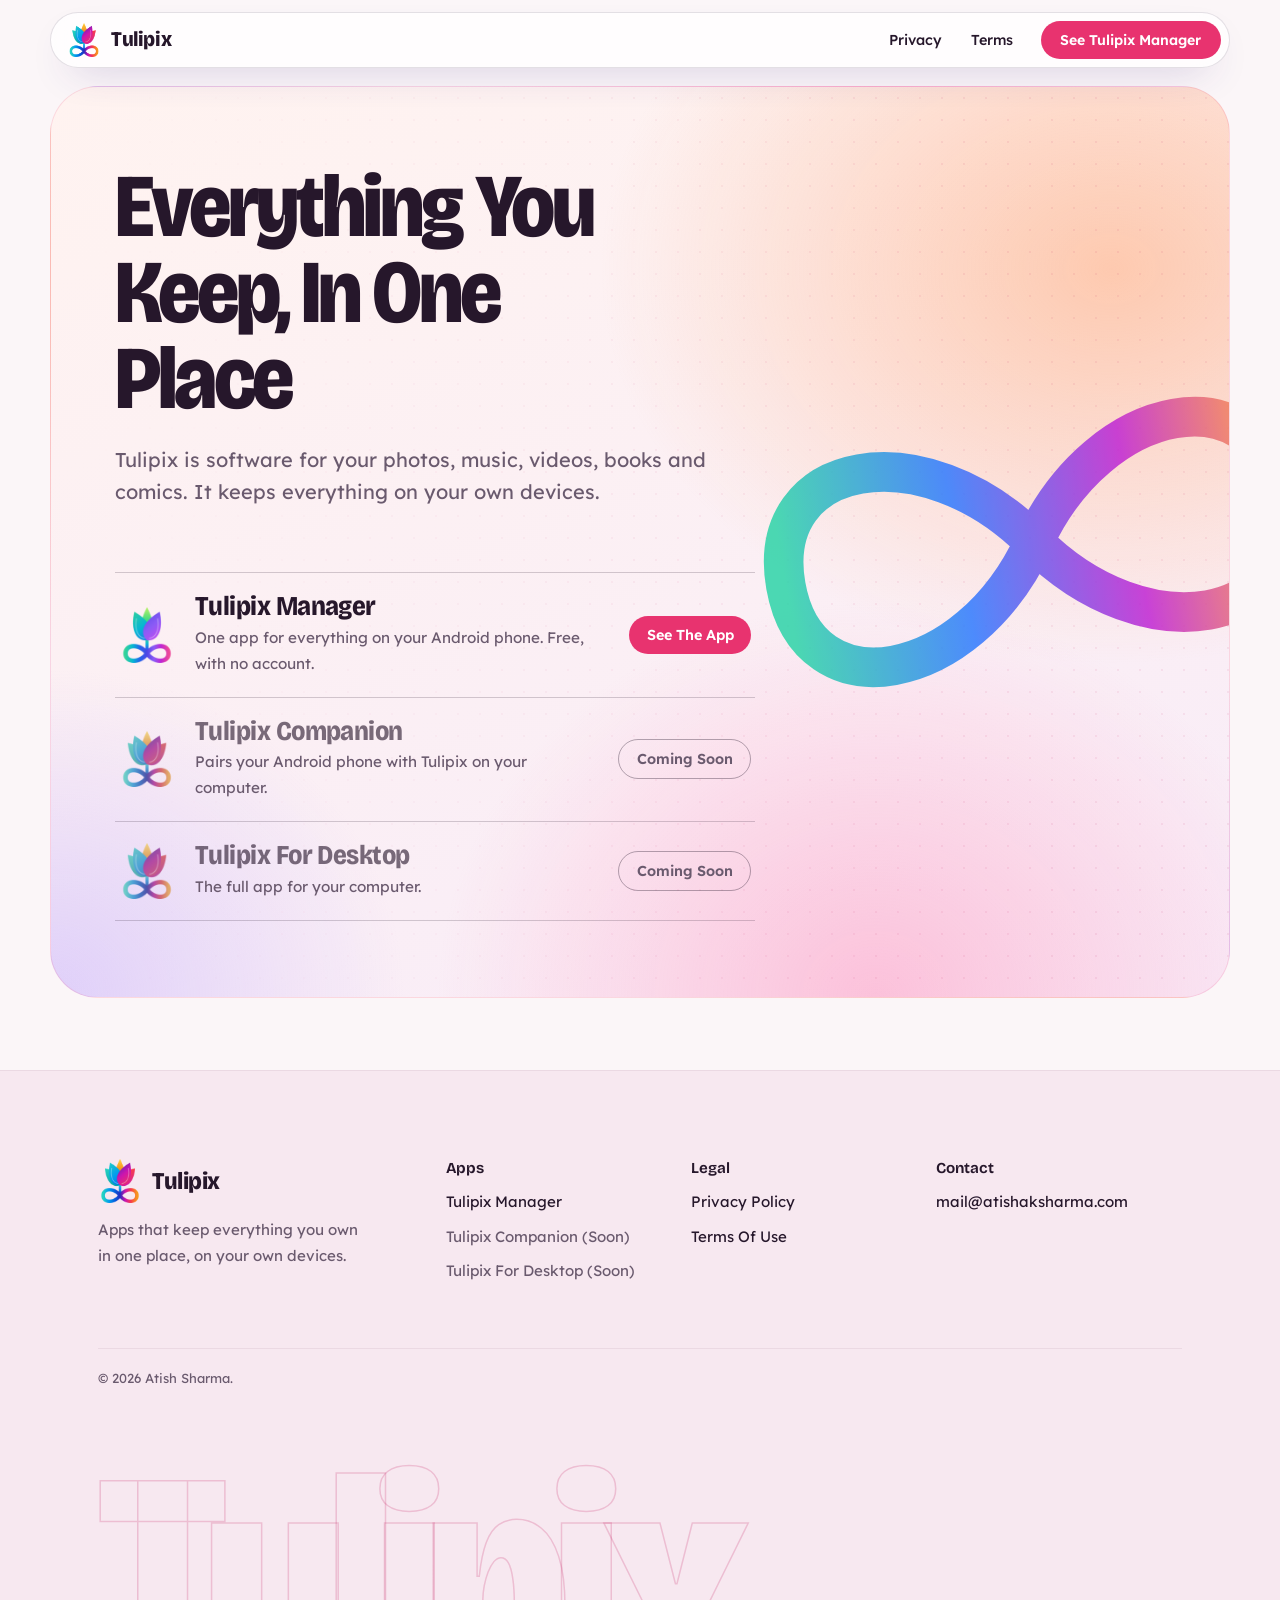
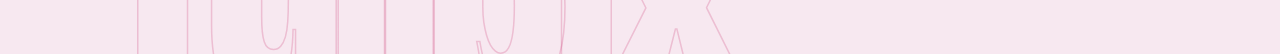
<file: index.html>
<!doctype html>
<html lang="en">
<head>
<meta charset="utf-8">
<meta name="viewport" content="width=device-width,initial-scale=1">
<title>Tulipix: Everything You Keep, In One Place | Apps For Photos, Music, Videos &amp; Books</title>
<meta name="description" content="Tulipix keeps everything you own in one place: photos, music, videos, books and comics, on your own devices. Start with Tulipix Manager for Android, free on Google Play.">
<meta name="theme-color" content="#FBF6F8">
<link rel="icon" href="assets/img/favicon.ico" sizes="any">
<link rel="icon" type="image/png" sizes="32x32" href="assets/img/favicon-32.png">
<link rel="apple-touch-icon" href="assets/img/favicon-180.png">
<meta property="og:type" content="website">
<meta property="og:title" content="Tulipix: Everything You Keep, In One Place">
<meta property="og:description" content="Apps that keep your photos, music, videos, books and comics in one place, on your own devices.">
<meta property="og:url" content="https://tulipix.pro/">
<meta property="og:image" content="https://tulipix.pro/assets/img/og.png">
<meta name="twitter:card" content="summary_large_image">
<link rel="canonical" href="https://tulipix.pro/">
<link rel="preload" href="assets/fonts/bricolage.woff2" as="font" type="font/woff2" crossorigin>
<link rel="stylesheet" href="assets/css/base.css">
<link rel="stylesheet" href="assets/css/home.css">
<meta name="robots" content="index,follow,max-image-preview:large">
<meta property="og:site_name" content="Tulipix">
<meta property="og:image:width" content="1200">
<meta property="og:image:height" content="630">
<meta property="og:image:alt" content="Tulipix: Everything You Keep, In One Place">
<meta property="og:locale" content="en">
<script type="application/ld+json">{"@context": "https://schema.org", "@graph": [{"@type": "Organization", "@id": "https://tulipix.pro/#org", "name": "Tulipix", "url": "https://tulipix.pro/", "logo": "https://tulipix.pro/assets/img/logo.png", "founder": {"@type": "Person", "name": "Atish Sharma", "url": "https://tulipix.pro", "email": "mail@atishaksharma.com"}, "email": "mail@atishaksharma.com"}, {"@type": "WebSite", "@id": "https://tulipix.pro/#site", "url": "https://tulipix.pro/", "name": "Tulipix", "description": "Everything You Keep, In One Place. Software for your photos, music, videos, books and comics.", "publisher": {"@id": "https://tulipix.pro/#org"}, "inLanguage": "en"}]}</script>
</head>
<body class="site-main light">
<a class="skip" href="#main">Skip To Content</a>
<header class="nav-wrap">
  <div class="nav">
    <a class="brand" href="./"><img src="assets/img/logo.png" alt="" width="34" height="34">Tulipix</a>
    <nav class="links" aria-label="Main"><a href="manager/privacy/">Privacy</a><a href="manager/terms/">Terms</a></nav>
    <a class="btn btn-solid" href="manager/">See Tulipix Manager</a>
    <details class="menu"><summary aria-label="Menu"></summary>
      <div class="sheet"><a href="manager/privacy/">Privacy</a><a href="manager/terms/">Terms</a></div>
    </details>
  </div>
</header>
<div class="home-wrap">
  <div class="home">
    <svg class="loop" viewBox="0 0 400 200" fill="none" aria-hidden="true">
      <defs><linearGradient id="lg" x1="0" x2="1"><stop offset="0" stop-color="#2DD4A8"/><stop offset=".35" stop-color="#2F7BFF"/><stop offset=".7" stop-color="#C026D3"/><stop offset="1" stop-color="#FF9A3D"/></linearGradient></defs>
      <path d="M60 100C60 28 150 28 200 100C250 172 340 172 340 100C340 28 250 28 200 100C150 172 60 172 60 100Z" stroke="url(#lg)" stroke-width="22" stroke-linejoin="round"/>
    </svg>
    <main id="main">
      <h1>Everything You Keep, In One Place</h1>
      <p class="lede">Tulipix is software for your photos, music, videos, books and comics. It keeps everything on your own devices.</p>
      <div class="doors">
        <a class="door" href="manager/">
          <img src="assets/img/logo-manager.png" alt="" width="56" height="56">
          <div><h2>Tulipix Manager</h2><p>One app for everything on your Android phone. Free, with no account.</p></div>
          <span class="go">See The App</span>
        </a>
        <div class="door soon">
          <img src="assets/img/logo-small.png" alt="" width="56" height="56">
          <div><h2>Tulipix Companion</h2><p>Pairs your Android phone with Tulipix on your computer.</p></div>
          <span class="go">Coming Soon</span>
        </div>
        <div class="door soon">
          <img src="assets/img/logo-small.png" alt="" width="56" height="56">
          <div><h2>Tulipix For Desktop</h2><p>The full app for your computer.</p></div>
          <span class="go">Coming Soon</span>
        </div>
      </div>
    </main>
  </div>
</div>
<footer class="foot">
  <div class="wrap">
    <div class="foot-grid">
      <div><a class="brand" href="./"><img src="assets/img/logo.png" alt="" width="44" height="44">Tulipix</a><p>Apps that keep everything you own in one place, on your own devices.</p></div>
      <div><h4>Apps</h4><ul><li><a href="manager/">Tulipix Manager</a></li><li>Tulipix Companion (Soon)</li><li>Tulipix For Desktop (Soon)</li></ul></div>
      <div><h4>Legal</h4><ul><li><a href="manager/privacy/">Privacy Policy</a></li><li><a href="manager/terms/">Terms Of Use</a></li></ul></div>
      <div><h4>Contact</h4><ul><li><a href="mailto:mail@atishaksharma.com">mail@atishaksharma.com</a></li></ul></div>
    </div>
    <p class="fine"><span>&copy; 2026 Atish Sharma.</span></p>
    <div class="big" aria-hidden="true">Tulipix</div>
  </div>
</footer>
<script>(function(){var m=document.querySelector('.menu');if(m)m.addEventListener('click',function(e){if(e.target.closest('a'))m.removeAttribute('open')})})();</script>
</body>
</html>
</file>
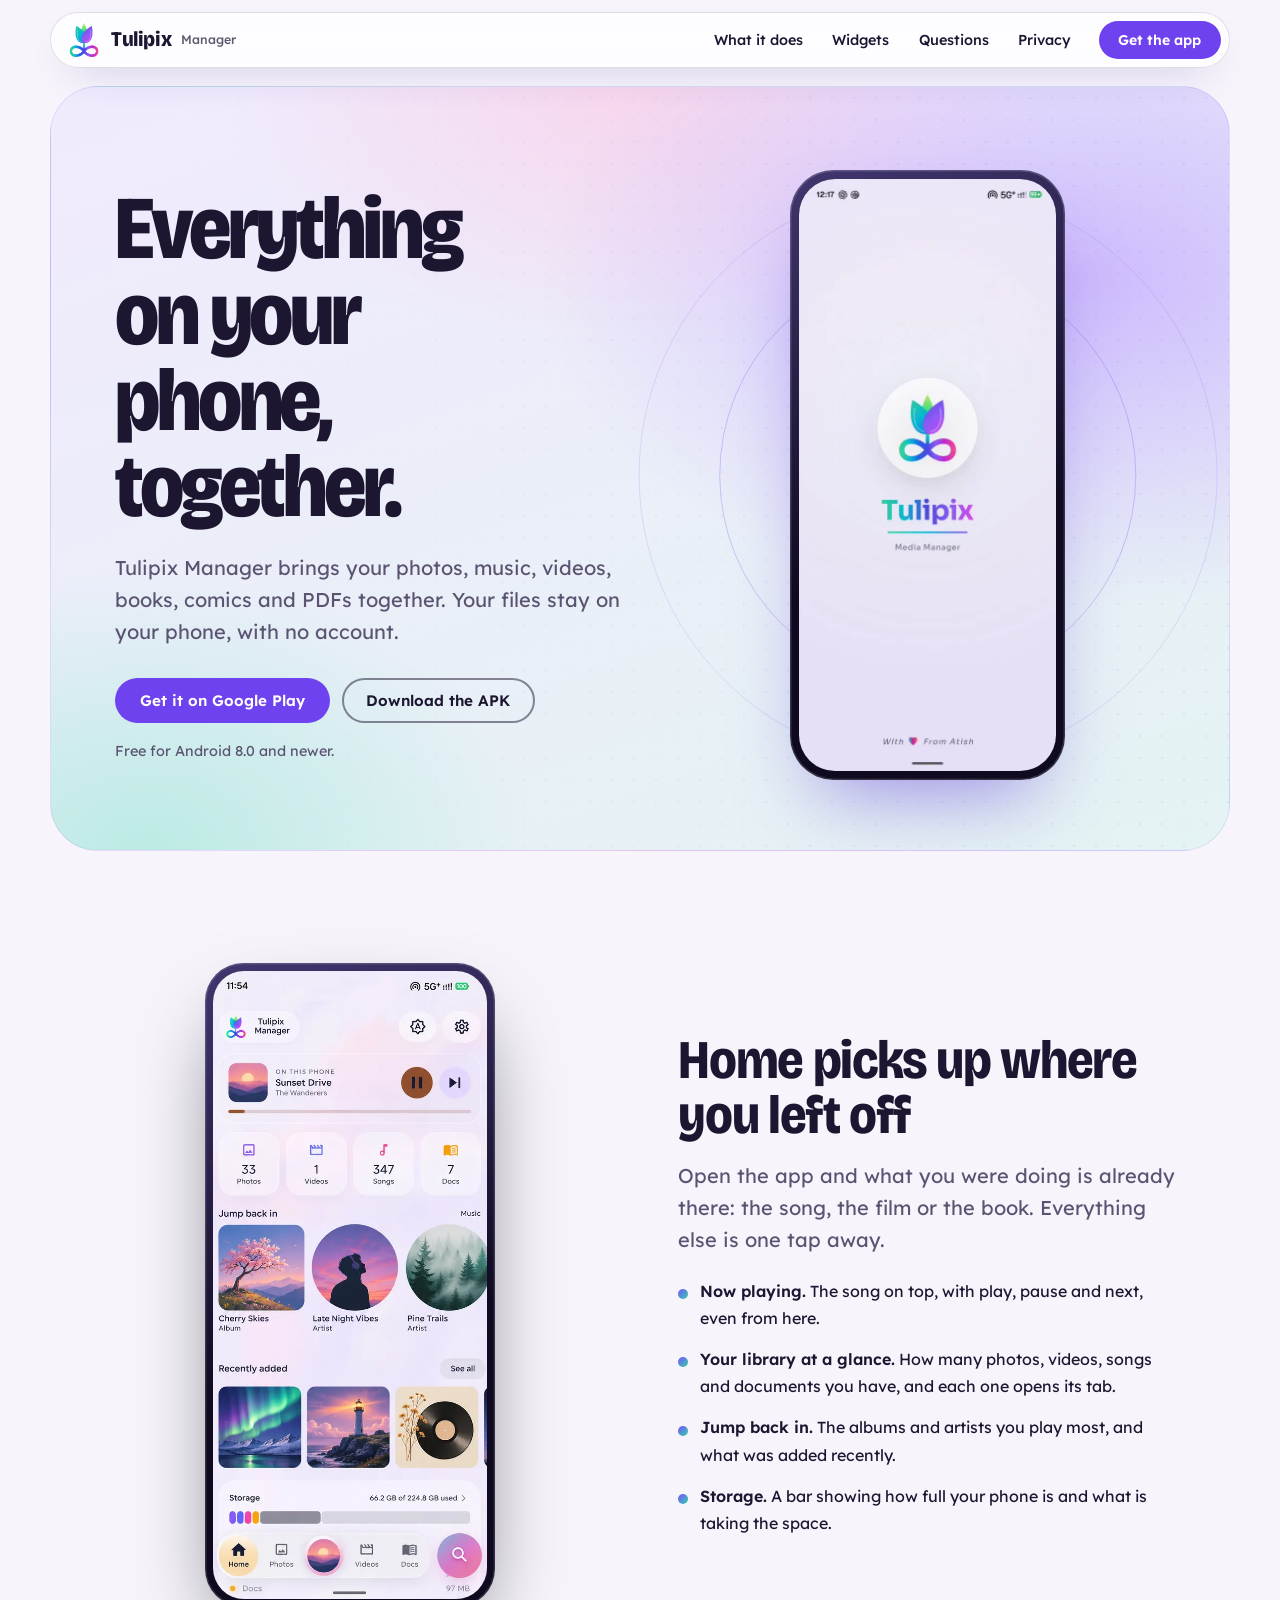
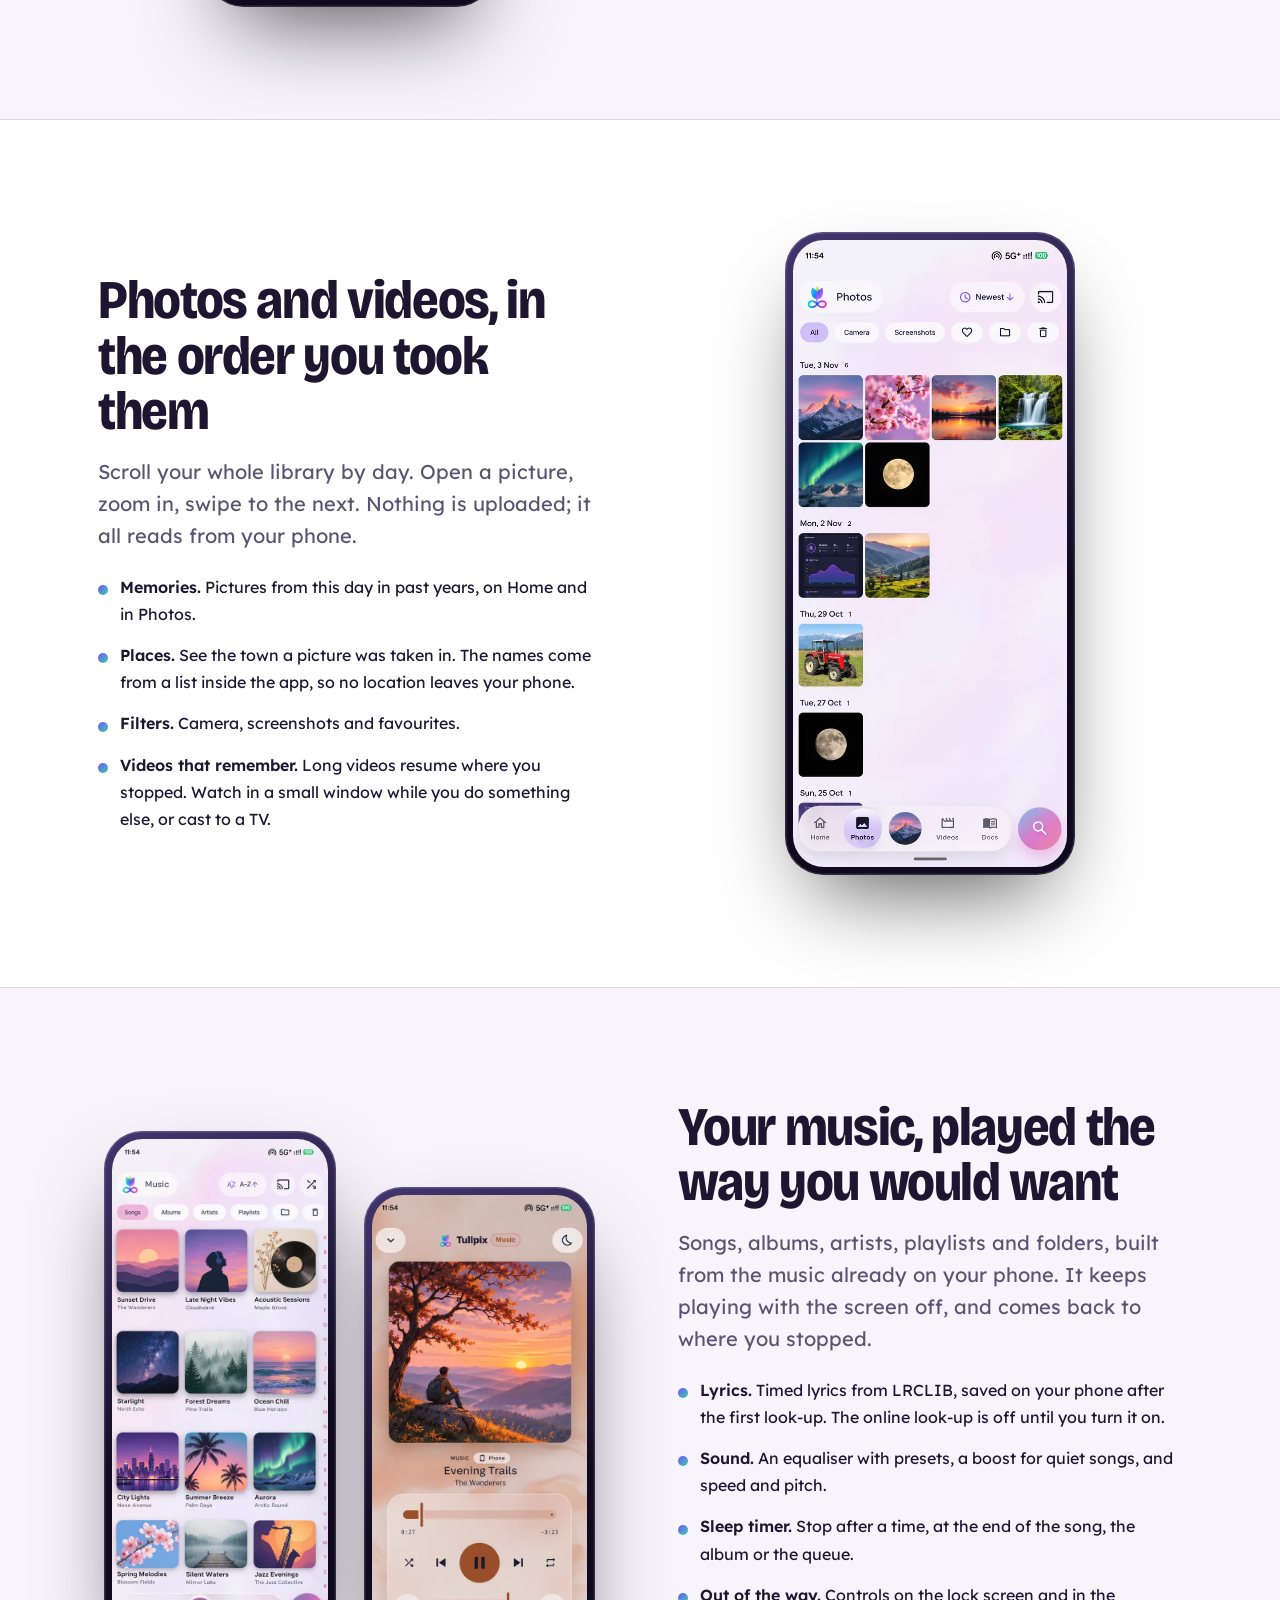
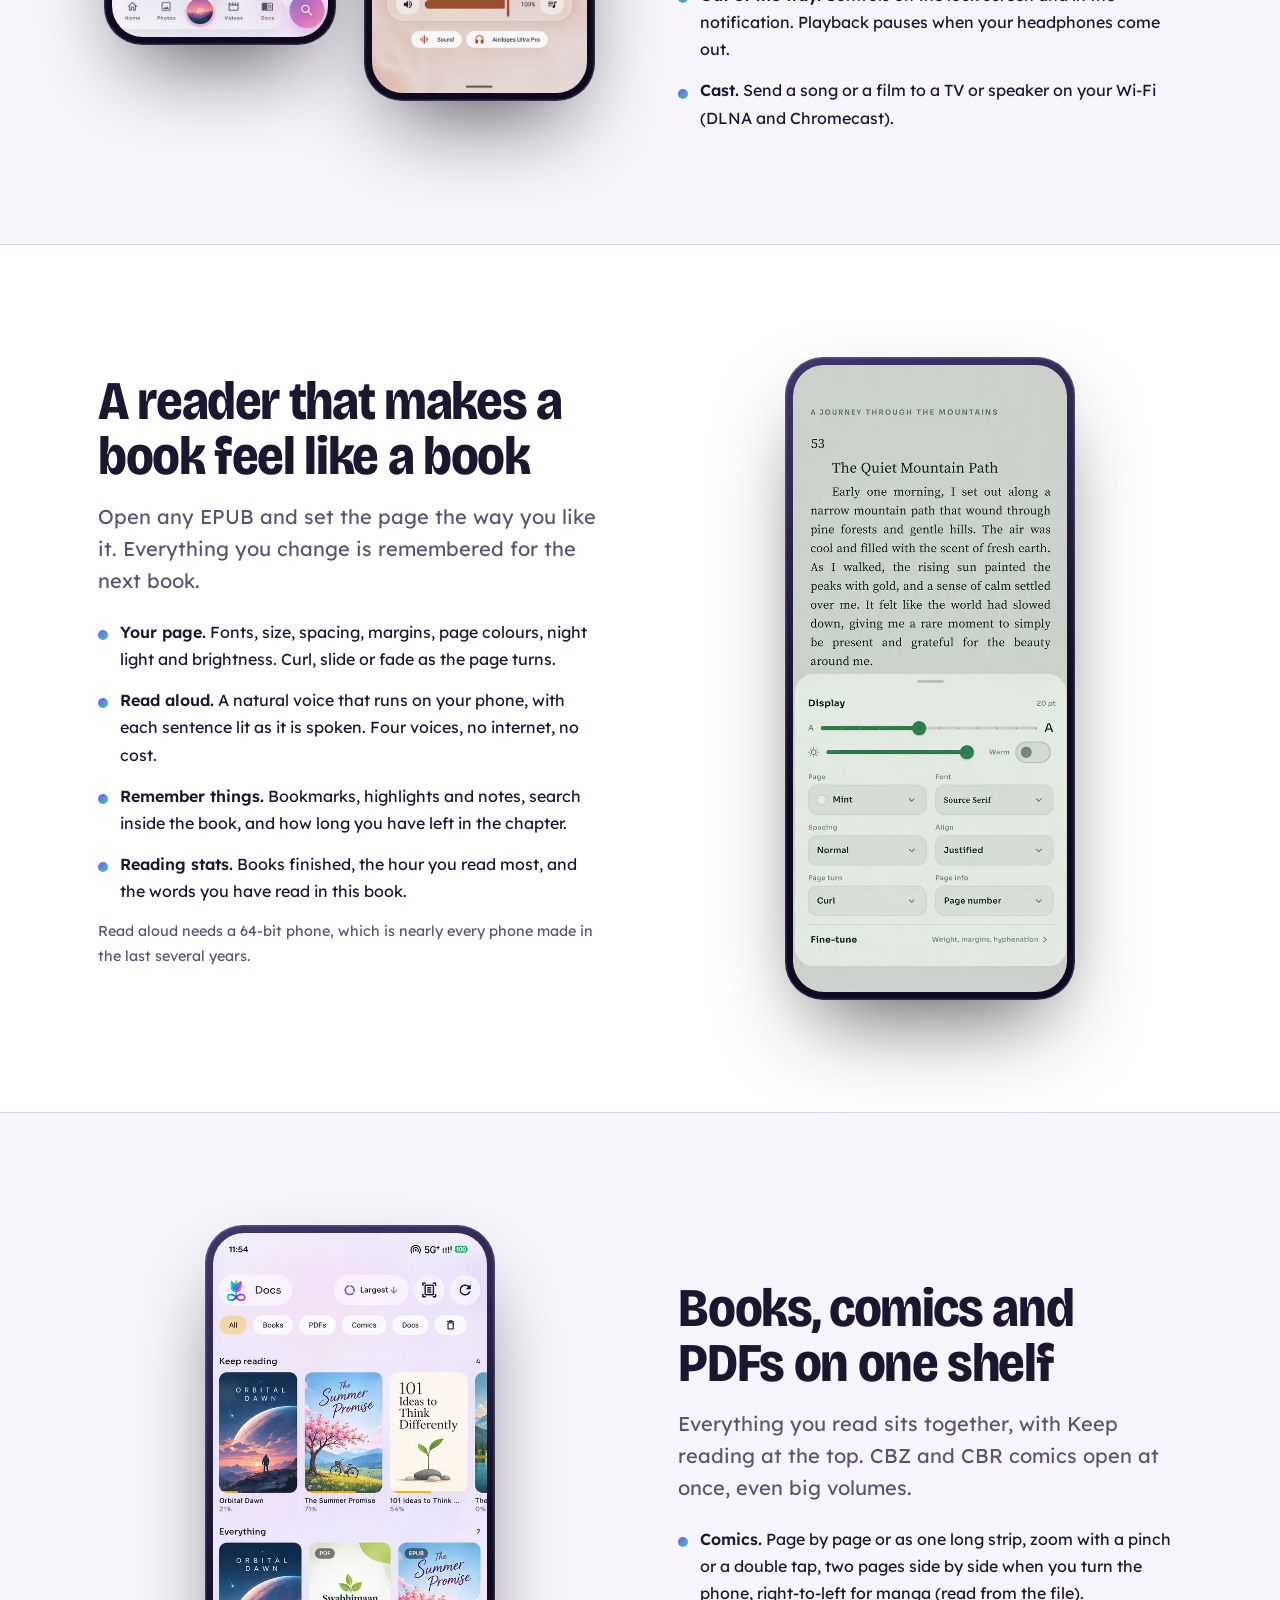
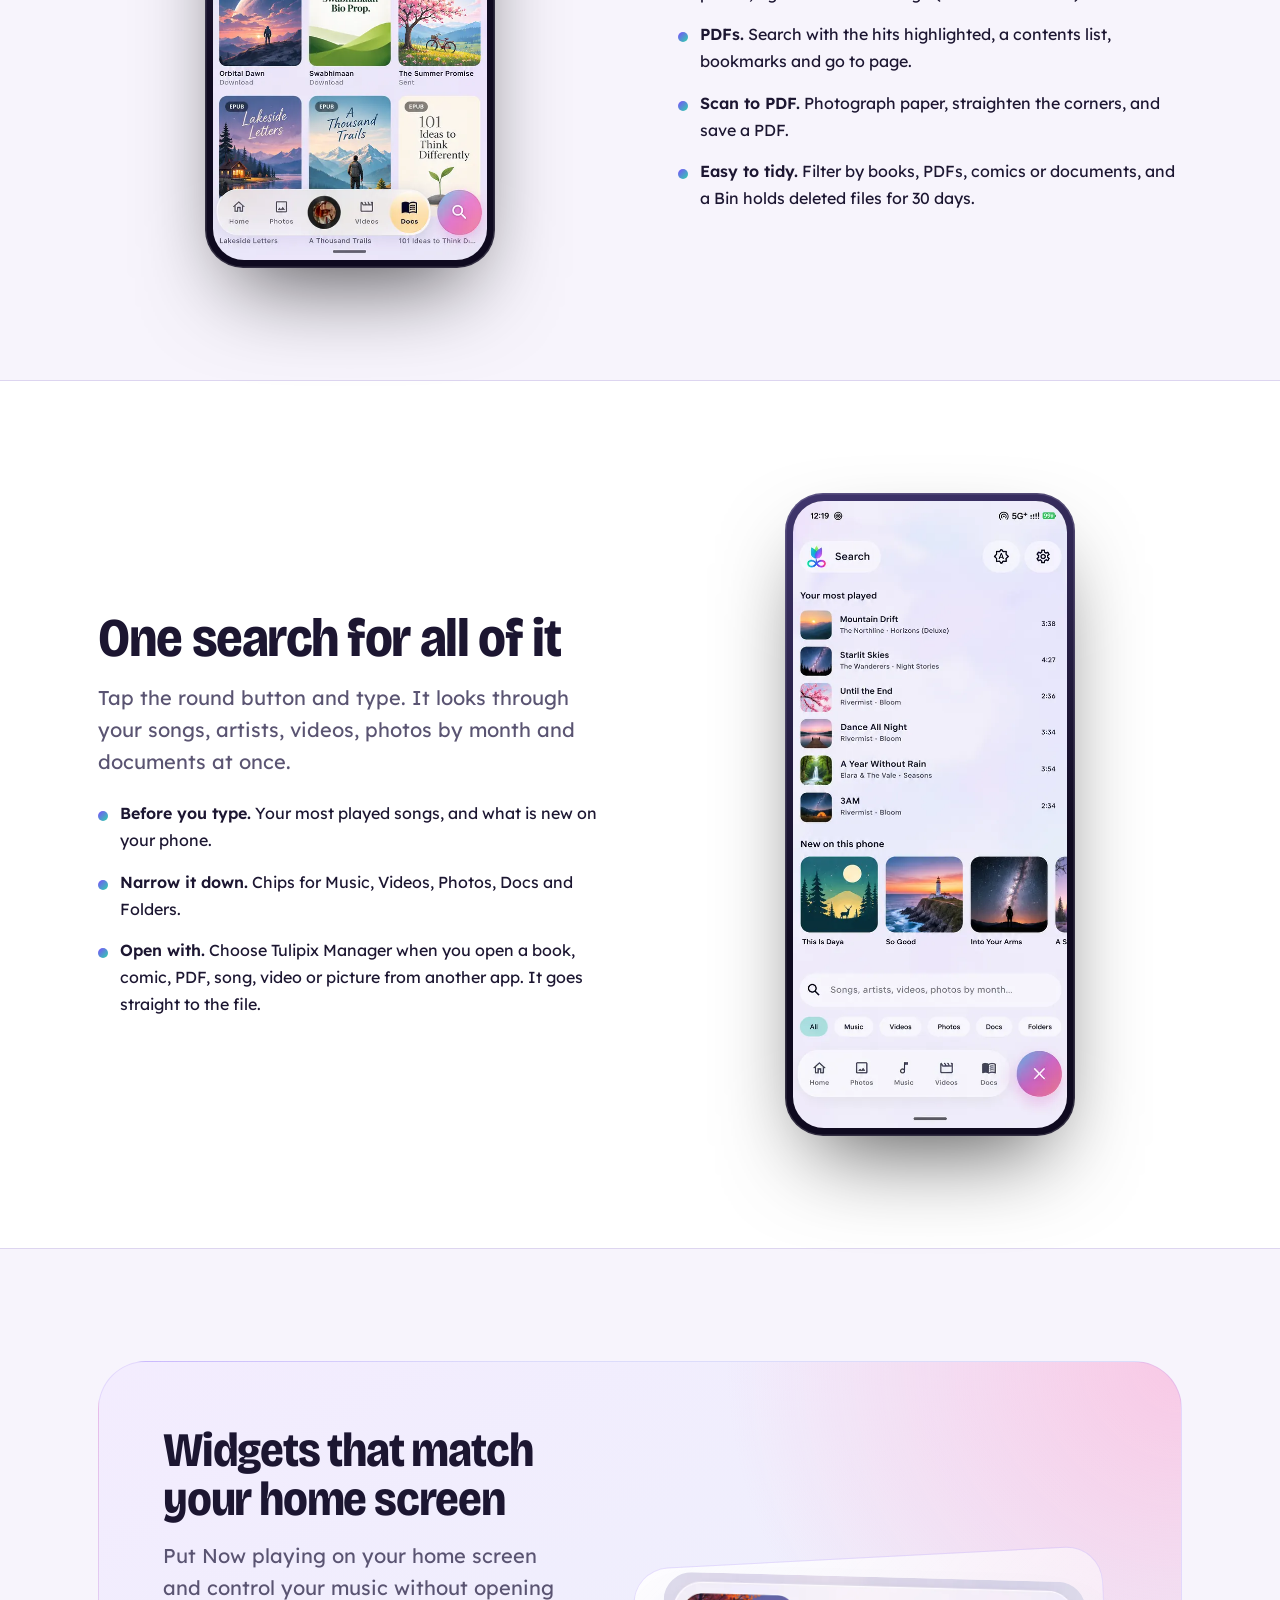
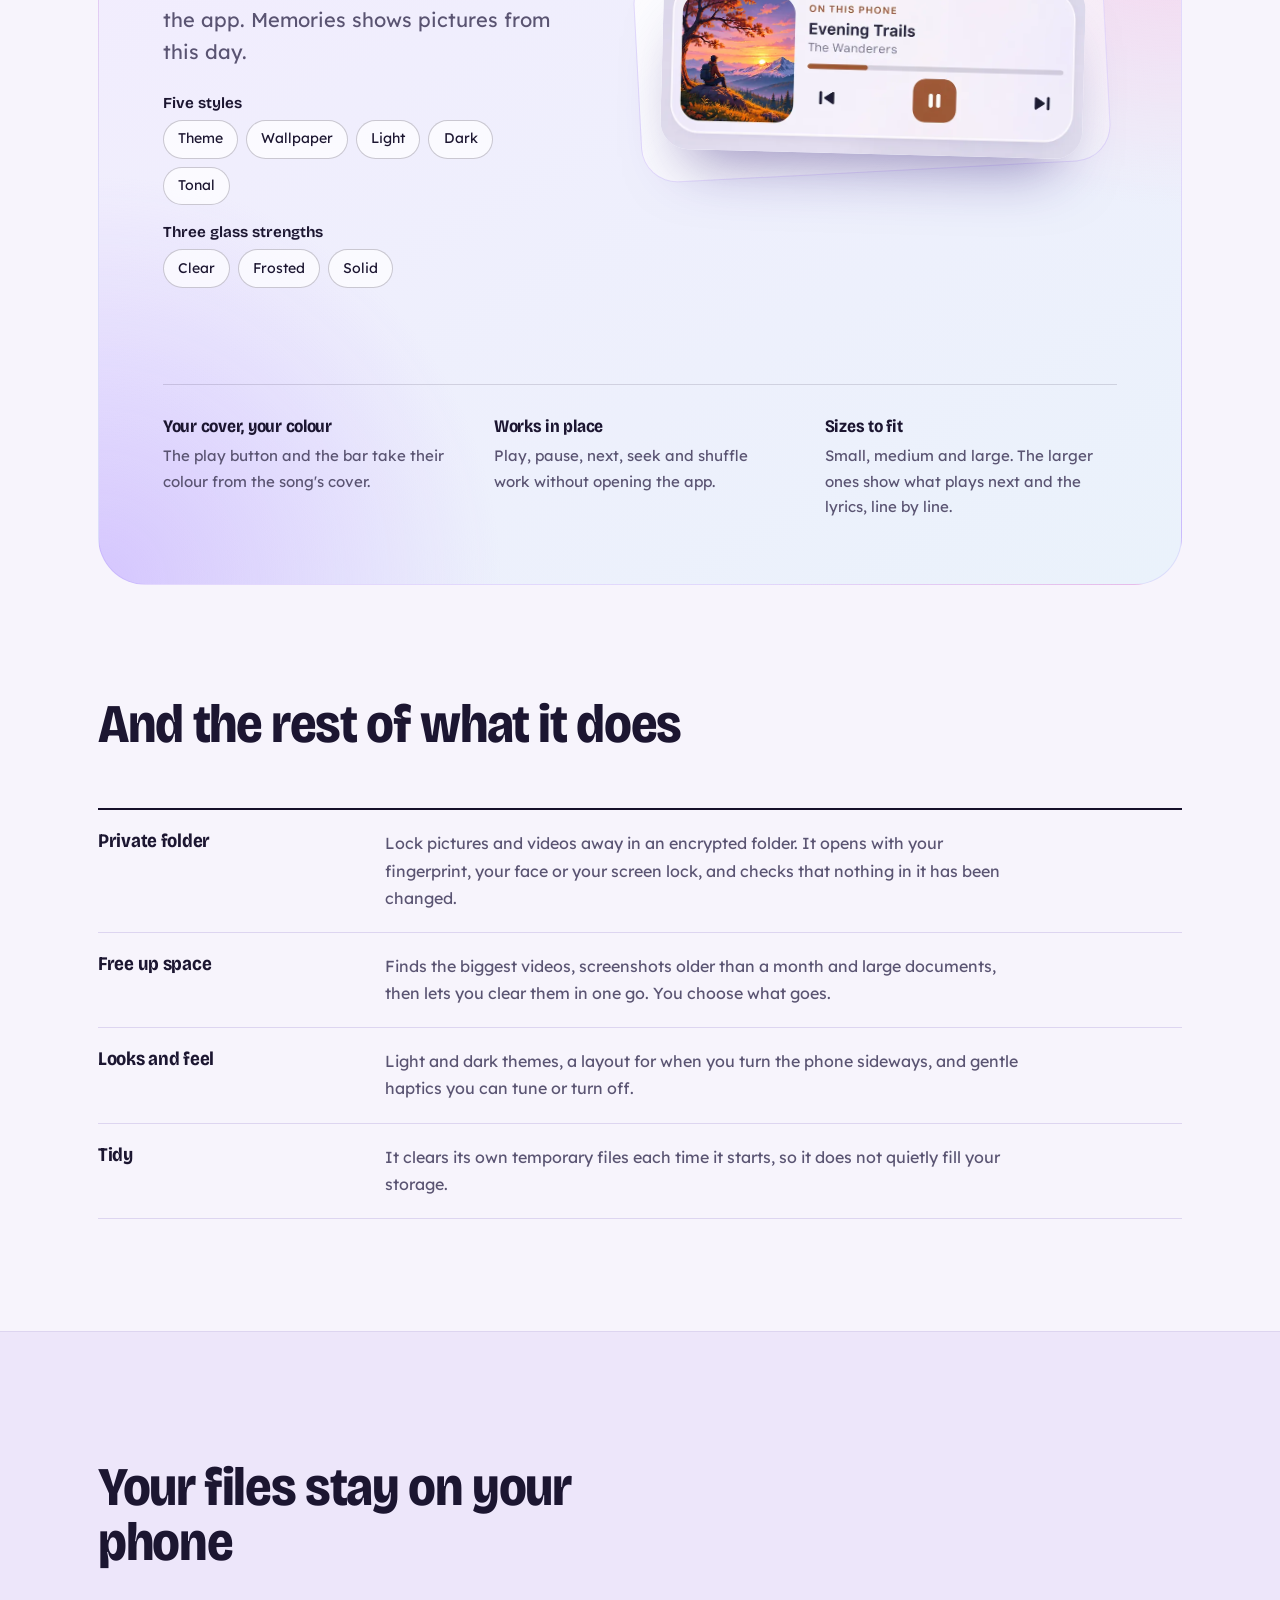
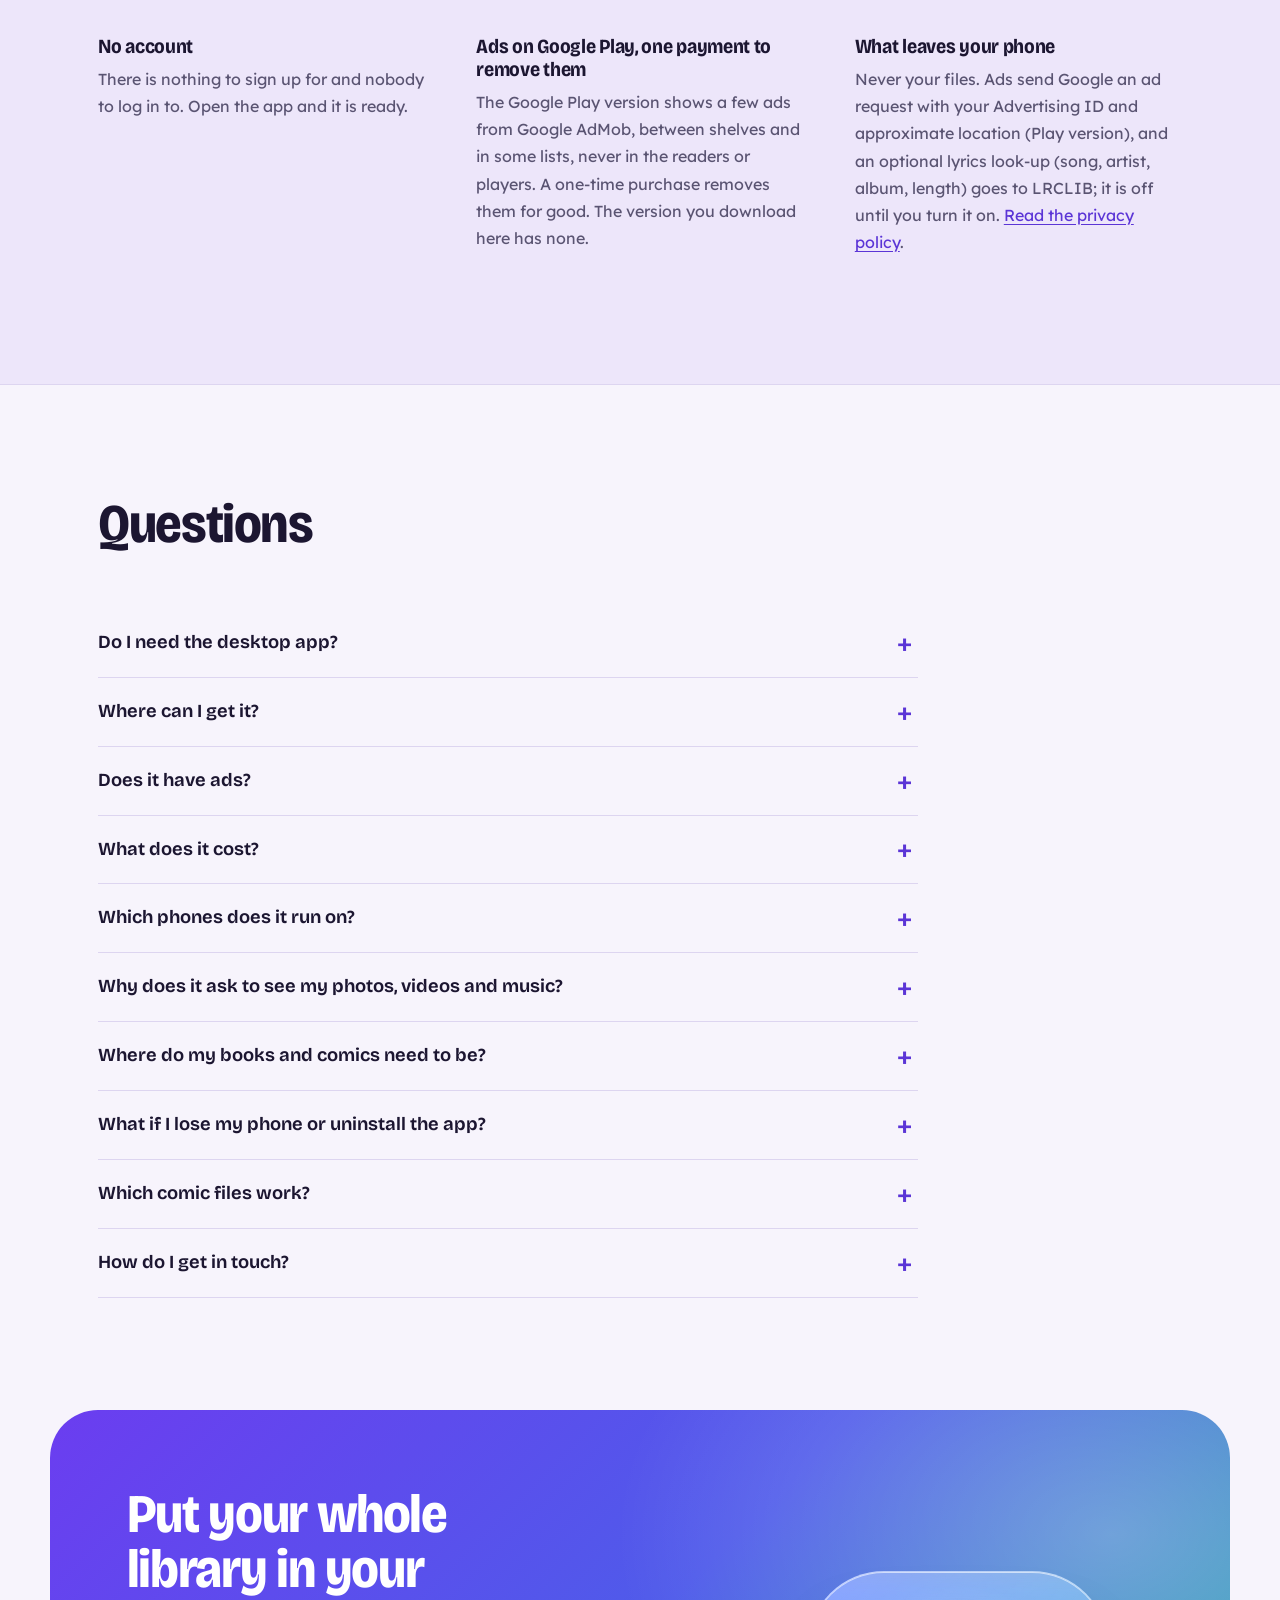
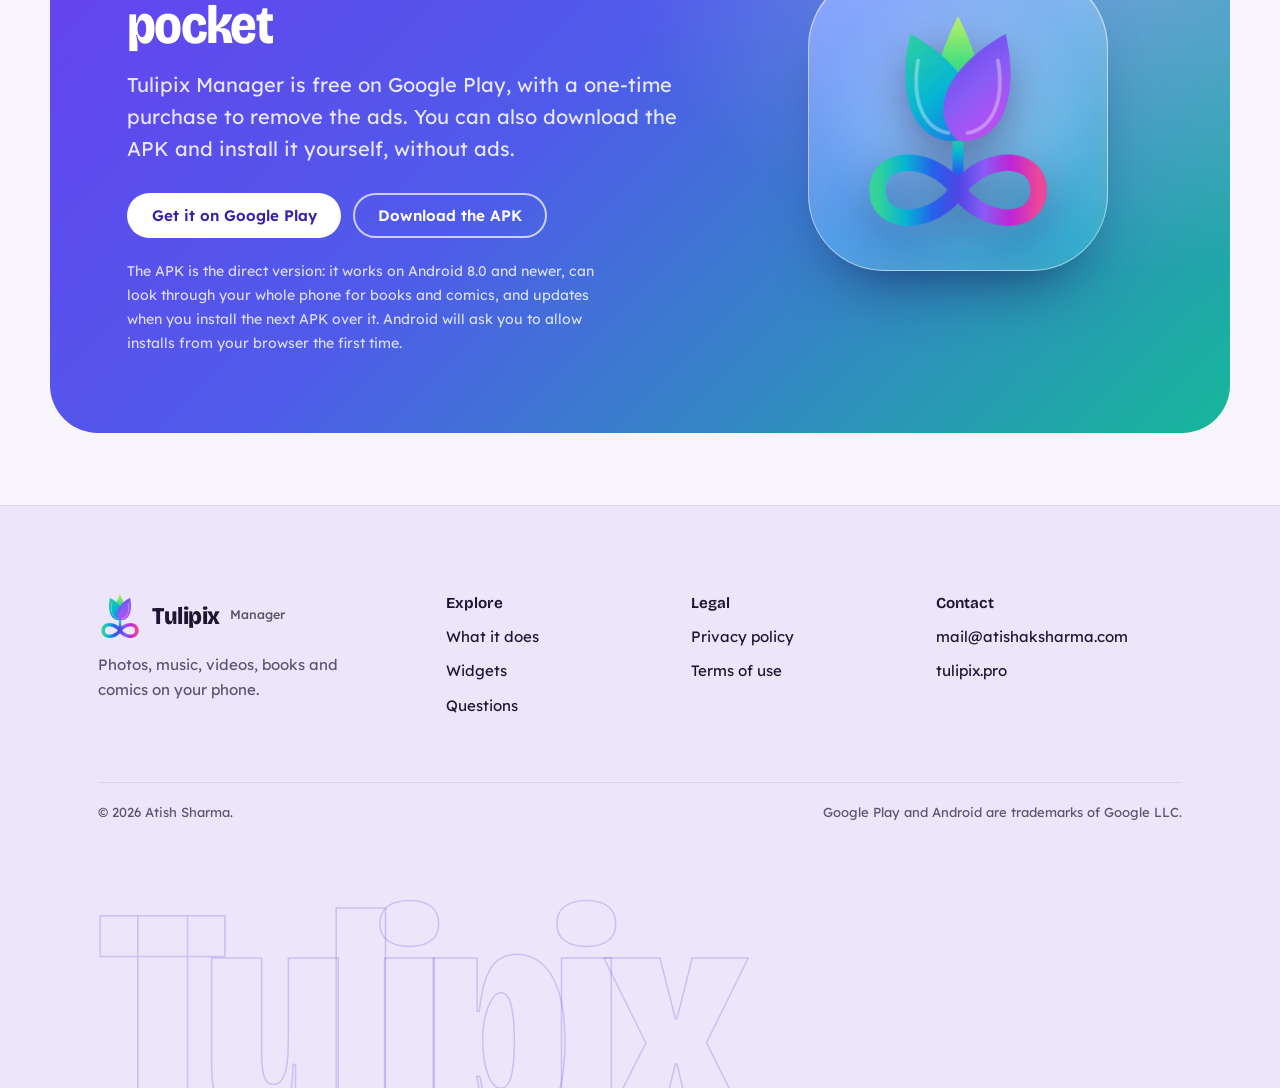
<file: manager/index.html>
<!doctype html>
<html lang="en">
<head>
<meta charset="utf-8">
<meta name="viewport" content="width=device-width,initial-scale=1">
<title>Tulipix Manager: your photos, music, videos, books and comics in one app</title>
<meta name="description" content="Tulipix Manager is one Android app for your photos, music, videos, books, comics and PDFs. Free on Google Play, with no account.">
<meta name="theme-color" content="#F7F4FC">
<link rel="icon" href="assets/img/favicon.ico" sizes="any">
<link rel="icon" type="image/png" sizes="32x32" href="assets/img/favicon-32.png">
<link rel="apple-touch-icon" href="assets/img/favicon-180.png">
<meta property="og:type" content="website">
<meta property="og:title" content="Tulipix Manager">
<meta property="og:description" content="Photos, music, videos, books and comics on your phone. Free, with no account.">
<meta property="og:url" content="https://tulipix.pro/manager/">
<meta property="og:image" content="https://tulipix.pro/manager/assets/img/og.png">
<meta name="twitter:card" content="summary_large_image">
<link rel="canonical" href="https://tulipix.pro/manager/">
<link rel="preload" href="../assets/fonts/bricolage.woff2" as="font" type="font/woff2" crossorigin>
<link rel="stylesheet" href="../assets/css/base.css">
<link rel="stylesheet" href="assets/manager.css">
<meta name="robots" content="index,follow,max-image-preview:large">
<meta property="og:site_name" content="Tulipix">
<meta property="og:image:width" content="1200">
<meta property="og:image:height" content="630">
<meta property="og:image:alt" content="Tulipix Manager on a phone">
<meta property="og:locale" content="en">
<script type="application/ld+json">{"@context": "https://schema.org", "@graph": [{"@type": "SoftwareApplication", "@id": "https://tulipix.pro/manager/#app", "name": "Tulipix Manager", "applicationCategory": "MultimediaApplication", "operatingSystem": "Android 8.0+", "description": "One Android app for your photos, music, videos, books, comics and PDFs. Free, with no account; the Google Play version has ads and a one-time Remove ads purchase.", "url": "https://tulipix.pro/manager/", "image": "https://tulipix.pro/manager/assets/img/og.png", "downloadUrl": "https://play.google.com/store/apps/details?id=app.tulipix.phone", "installUrl": "https://play.google.com/store/apps/details?id=app.tulipix.phone", "offers": {"@type": "Offer", "price": "0", "priceCurrency": "USD", "description": "Free. Optional one-time in-app purchase to remove ads."}, "author": {"@type": "Person", "name": "Atish Sharma", "url": "https://tulipix.pro", "email": "mail@atishaksharma.com"}, "publisher": {"@id": "https://tulipix.pro/#org"}, "privacyPolicy": "https://tulipix.pro/manager/privacy/", "featureList": ["Photos and videos by day, Memories, places", "Music player with lyrics, equaliser and sleep timer", "EPUB reader with read aloud", "Comic reader (CBZ, CBR) with strip mode and zoom", "PDF reader and Scan to PDF", "One search across everything", "Home screen widgets", "Encrypted Private folder"]}, {"@type": "BreadcrumbList", "itemListElement": [{"@type": "ListItem", "position": 1, "name": "Tulipix", "item": "https://tulipix.pro/"}, {"@type": "ListItem", "position": 2, "name": "Tulipix Manager", "item": "https://tulipix.pro/manager/"}]}]}</script>
<script type="application/ld+json">{"@context": "https://schema.org", "@type": "FAQPage", "mainEntity": [{"@type": "Question", "name": "Do I need the desktop app?", "acceptedAnswer": {"@type": "Answer", "text": "No. Tulipix Manager is a complete app on its own. It is the phone version of Tulipix, and it never looks for a computer."}}, {"@type": "Question", "name": "Where can I get it?", "acceptedAnswer": {"@type": "Answer", "text": "On Google Play, or as a direct download: tulipix-manager-app.apk. They are the same app. Pick Google Play for automatic updates."}}, {"@type": "Question", "name": "Does it have ads?", "acceptedAnswer": {"@type": "Answer", "text": "The Google Play version shows a few ads, never in the readers, the players or the Private folder. A one-time purchase, Remove ads, removes them for good, on every phone with your Google account. The direct download has no ads. See the privacy policy for what ads receive."}}, {"@type": "Question", "name": "What does it cost?", "acceptedAnswer": {"@type": "Answer", "text": "The app is free. The Google Play version shows a few ads and has a one-time \"Remove ads\" purchase; the direct download has no ads."}}, {"@type": "Question", "name": "Which phones does it run on?", "acceptedAnswer": {"@type": "Answer", "text": "Android 8.0 or newer. Read aloud needs a 64-bit phone; on others the button is hidden and everything else works."}}, {"@type": "Question", "name": "Why does it ask to see my photos, videos and music?", "acceptedAnswer": {"@type": "Answer", "text": "Because that is what it shows you. It reads them on your phone to build the library and never sends them anywhere."}}, {"@type": "Question", "name": "Where do my books and comics need to be?", "acceptedAnswer": {"@type": "Answer", "text": "Anywhere you can pick them from. In the Google Play version you add files with Android’s file picker and Tulipix keeps a copy in its Docs. In the version from this site it can look through the whole phone for them."}}, {"@type": "Question", "name": "What if I lose my phone or uninstall the app?", "acceptedAnswer": {"@type": "Answer", "text": "Files in your normal library are untouched. Files in the Private folder are encrypted with a key that lives only on that phone, so they cannot be recovered. Keep your own copy of anything you cannot lose."}}, {"@type": "Question", "name": "Which comic files work?", "acceptedAnswer": {"@type": "Answer", "text": "CBZ and CBR (including RAR 3 to 5). Comics with a password cannot be opened."}}, {"@type": "Question", "name": "How do I get in touch?", "acceptedAnswer": {"@type": "Answer", "text": "Write to mail@atishaksharma.com."}}]}</script>
</head>
<body class="site-manager">
<a class="skip" href="#main">Skip to content</a>

<header class="nav-wrap">
  <div class="nav">
    <a class="brand" href="./"><img src="assets/img/logo.png" alt="" width="34" height="34">Tulipix <small>Manager</small></a>
    <nav class="links" aria-label="Main"><a href="#what">What it does</a><a href="#widgets">Widgets</a><a href="#faq">Questions</a><a href="privacy/">Privacy</a></nav>
    <a class="btn btn-solid" href="#get">Get the app</a>
    <details class="menu"><summary aria-label="Menu"></summary>
      <div class="sheet"><a href="#what">What it does</a><a href="#widgets">Widgets</a><a href="#faq">Questions</a><a href="privacy/">Privacy</a><a class="btn btn-solid" href="#get">Get the app</a></div>
    </details>
  </div>
</header>

<div class="hero-wrap">
  <section class="hero">
    <div class="hero-grid" id="main">
      <div class="hero-copy">
        <h1>Everything on your phone, together.</h1>
        <p class="lede">Tulipix Manager brings your photos, music, videos, books, comics and PDFs together. Your files stay on your phone, with no account.</p>
        <div class="cta">
          <a class="btn btn-solid" href="https://play.google.com/store/apps/details?id=app.tulipix.phone">Get it on Google Play</a>
          <a class="btn btn-line" href="Download/tulipix-manager-app.apk" download>Download the APK</a>
        </div>
        <p class="free">Free for Android 8.0 and newer.</p>
      </div>
      <div class="stage" aria-hidden="true">
        <div class="orbit o1"></div><div class="orbit o2"></div><div class="orbit o3"></div>
        <div class="phone"><div class="screen"><img src="assets/shots/splash.webp" alt="" width="540" height="1196"></div></div>
      </div>
    </div>
  </section>
</div>

<main id="what">

<section class="sec">
  <div class="wrap split flip">
    <div class="shots one"><div class="phone"><div class="screen"><img src="assets/shots/01-home.webp" alt="Home: the song playing now, counts of photos, videos, songs and docs, Jump back in, Recently added and a storage bar" width="560" height="1242" loading="lazy"></div></div></div>
    <div>
      <h2>Home picks up where you left off</h2>
      <p class="lede">Open the app and what you were doing is already there: the song, the film or the book. Everything else is one tap away.</p>
      <ul class="facts">
        <li><b>Now playing.</b> The song on top, with play, pause and next, even from here.</li>
        <li><b>Your library at a glance.</b> How many photos, videos, songs and documents you have, and each one opens its tab.</li>
        <li><b>Jump back in.</b> The albums and artists you play most, and what was added recently.</li>
        <li><b>Storage.</b> A bar showing how full your phone is and what is taking the space.</li>
      </ul>
    </div>
  </div>
</section>

<section class="sec band">
  <div class="wrap split">
    <div>
      <h2>Photos and videos, in the order you took them</h2>
      <p class="lede">Scroll your whole library by day. Open a picture, zoom in, swipe to the next. Nothing is uploaded; it all reads from your phone.</p>
      <ul class="facts">
        <li><b>Memories.</b> Pictures from this day in past years, on Home and in Photos.</li>
        <li><b>Places.</b> See the town a picture was taken in. The names come from a list inside the app, so no location leaves your phone.</li>
        <li><b>Filters.</b> Camera, screenshots and favourites.</li>
        <li><b>Videos that remember.</b> Long videos resume where you stopped. Watch in a small window while you do something else, or cast to a TV.</li>
      </ul>
    </div>
    <div class="shots one"><div class="phone"><div class="screen"><img src="assets/shots/02-photos.webp" alt="The Photos tab: pictures grouped by day, with filters for Camera, Screenshots and favourites" width="560" height="1242" loading="lazy"></div></div></div>
  </div>
</section>

<section class="sec">
  <div class="wrap split flip">
    <div class="shots"><div class="phone"><div class="screen"><img src="assets/shots/03-music.webp" alt="The Music tab: albums as a grid of covers, with Songs, Albums, Artists and Playlists" width="560" height="1242" loading="lazy"></div></div><div class="phone"><div class="screen"><img src="assets/shots/04-player.webp" alt="The player: large cover, progress bar and controls" width="560" height="1242" loading="lazy"></div></div></div>
    <div>
      <h2>Your music, played the way you would want</h2>
      <p class="lede">Songs, albums, artists, playlists and folders, built from the music already on your phone. It keeps playing with the screen off, and comes back to where you stopped.</p>
      <ul class="facts">
        <li><b>Lyrics.</b> Timed lyrics from LRCLIB, saved on your phone after the first look-up. The online look-up is off until you turn it on.</li>
        <li><b>Sound.</b> An equaliser with presets, a boost for quiet songs, and speed and pitch.</li>
        <li><b>Sleep timer.</b> Stop after a time, at the end of the song, the album or the queue.</li>
        <li><b>Out of the way.</b> Controls on the lock screen and in the notification. Playback pauses when your headphones come out.</li>
        <li><b>Cast.</b> Send a song or a film to a TV or speaker on your Wi-Fi (DLNA and Chromecast).</li>
      </ul>
    </div>
  </div>
</section>

<section class="sec band">
  <div class="wrap split">
    <div>
      <h2>A reader that makes a book feel like a book</h2>
      <p class="lede">Open any EPUB and set the page the way you like it. Everything you change is remembered for the next book.</p>
      <ul class="facts">
        <li><b>Your page.</b> Fonts, size, spacing, margins, page colours, night light and brightness. Curl, slide or fade as the page turns.</li>
        <li><b>Read aloud.</b> A natural voice that runs on your phone, with each sentence lit as it is spoken. Four voices, no internet, no cost.</li>
        <li><b>Remember things.</b> Bookmarks, highlights and notes, search inside the book, and how long you have left in the chapter.</li>
        <li><b>Reading stats.</b> Books finished, the hour you read most, and the words you have read in this book.</li>
      </ul>
      <p class="small-note">Read aloud needs a 64-bit phone, which is nearly every phone made in the last several years.</p>
    </div>
    <div class="shots one"><div class="phone"><div class="screen"><img src="assets/shots/06-reader.webp" alt="A book page with the Display panel open: text size, brightness, page colour, font, spacing and page turn" width="560" height="1242" loading="lazy"></div></div></div>
  </div>
</section>

<section class="sec">
  <div class="wrap split flip">
    <div class="shots one"><div class="phone"><div class="screen"><img src="assets/shots/05-docs.webp" alt="The Docs tab: Keep reading and Everything, with books, comics and PDFs shown as covers" width="560" height="1242" loading="lazy"></div></div></div>
    <div>
      <h2>Books, comics and PDFs on one shelf</h2>
      <p class="lede">Everything you read sits together, with Keep reading at the top. CBZ and CBR comics open at once, even big volumes.</p>
      <ul class="facts">
        <li><b>Comics.</b> Page by page or as one long strip, zoom with a pinch or a double tap, two pages side by side when you turn the phone, right-to-left for manga (read from the file).</li>
        <li><b>PDFs.</b> Search with the hits highlighted, a contents list, bookmarks and go to page.</li>
        <li><b>Scan to PDF.</b> Photograph paper, straighten the corners, and save a PDF.</li>
        <li><b>Easy to tidy.</b> Filter by books, PDFs, comics or documents, and a Bin holds deleted files for 30 days.</li>
      </ul>
    </div>
  </div>
</section>

<section class="sec band">
  <div class="wrap split">
    <div>
      <h2>One search for all of it</h2>
      <p class="lede">Tap the round button and type. It looks through your songs, artists, videos, photos by month and documents at once.</p>
      <ul class="facts">
        <li><b>Before you type.</b> Your most played songs, and what is new on your phone.</li>
        <li><b>Narrow it down.</b> Chips for Music, Videos, Photos, Docs and Folders.</li>
        <li><b>Open with.</b> Choose Tulipix Manager when you open a book, comic, PDF, song, video or picture from another app. It goes straight to the file.</li>
      </ul>
    </div>
    <div class="shots one"><div class="phone"><div class="screen"><img src="assets/shots/07-search.webp" alt="The Search page: most played songs, new on this phone, a search box and filter chips" width="560" height="1242" loading="lazy"></div></div></div>
  </div>
</section>

<section class="sec" id="widgets">
  <div class="wrap">
    <div class="wpanel">
      <div>
        <h2>Widgets that match your home screen</h2>
        <p class="lede">Put Now playing on your home screen and control your music without opening the app. Memories shows pictures from this day.</p>
        <dl class="wp-look">
          <div><dt>Five styles</dt><dd><span>Theme</span><span>Wallpaper</span><span>Light</span><span>Dark</span><span>Tonal</span></dd></div>
          <div><dt>Three glass strengths</dt><dd><span>Clear</span><span>Frosted</span><span>Solid</span></dd></div>
        </dl>
      </div>
      <div class="wp-stage"><img src="assets/shots/widget.webp" alt="The Now playing widget: cover, song, progress bar and controls" width="900" height="377" loading="lazy"></div>
      <div class="wp-notes">
        <div><h3>Your cover, your colour</h3><p>The play button and the bar take their colour from the song's cover.</p></div>
        <div><h3>Works in place</h3><p>Play, pause, next, seek and shuffle work without opening the app.</p></div>
        <div><h3>Sizes to fit</h3><p>Small, medium and large. The larger ones show what plays next and the lyrics, line by line.</p></div>
      </div>
    </div>
  </div>
</section>

<section class="sec" style="padding-top:0">
  <div class="wrap">
    <div class="sec-head"><h2>And the rest of what it does</h2></div>
    <ul class="ledger">
      <li><h3>Private folder</h3><p>Lock pictures and videos away in an encrypted folder. It opens with your fingerprint, your face or your screen lock, and checks that nothing in it has been changed.</p></li>
      <li><h3>Free up space</h3><p>Finds the biggest videos, screenshots older than a month and large documents, then lets you clear them in one go. You choose what goes.</p></li>
      <li><h3>Looks and feel</h3><p>Light and dark themes, a layout for when you turn the phone sideways, and gentle haptics you can tune or turn off.</p></li>
      <li><h3>Tidy</h3><p>It clears its own temporary files each time it starts, so it does not quietly fill your storage.</p></li>
    </ul>
  </div>
</section>

</main>

<section class="promise" id="privacy">
  <div class="wrap">
    <h2>Your files stay on your phone</h2>
    <div class="cols">
      <div><h3>No account</h3><p>There is nothing to sign up for and nobody to log in to. Open the app and it is ready.</p></div>
      <div><h3>Ads on Google Play, one payment to remove them</h3><p>The Google Play version shows a few ads from Google AdMob, between shelves and in some lists, never in the readers or players. A one-time purchase removes them for good. The version you download here has none.</p></div>
      <div><h3>What leaves your phone</h3><p>Never your files. Ads send Google an ad request with your Advertising ID and approximate location (Play version), and an optional lyrics look-up (song, artist, album, length) goes to LRCLIB; it is off until you turn it on. <a href="privacy/">Read the privacy policy</a>.</p></div>
    </div>
  </div>
</section>

<section class="sec" id="faq">
  <div class="wrap">
    <div class="sec-head"><h2>Questions</h2></div>
    <div class="faq">
      <details><summary>Do I need the desktop app?</summary><p>No. Tulipix Manager is a complete app on its own. It is the phone version of Tulipix, and it never looks for a computer.</p></details>
      <details><summary>Where can I get it?</summary><p>On <a href="https://play.google.com/store/apps/details?id=app.tulipix.phone">Google Play</a>, or as a direct download: <a href="Download/tulipix-manager-app.apk" download>tulipix-manager-app.apk</a>. They are the same app. Pick Google Play for automatic updates.</p></details>
      <details><summary>Does it have ads?</summary><p>The Google Play version shows a few ads, never in the readers, the players or the Private folder. A one-time purchase, Remove ads, removes them for good, on every phone with your Google account. The direct download has no ads. See the <a href="privacy/">privacy policy</a> for what ads receive.</p></details>
      <details><summary>What does it cost?</summary><p>The app is free. The Google Play version shows a few ads and has a one-time "Remove ads" purchase; the direct download has no ads.</p></details>
      <details><summary>Which phones does it run on?</summary><p>Android 8.0 or newer. Read aloud needs a 64-bit phone; on others the button is hidden and everything else works.</p></details>
      <details><summary>Why does it ask to see my photos, videos and music?</summary><p>Because that is what it shows you. It reads them on your phone to build the library and never sends them anywhere.</p></details>
      <details><summary>Where do my books and comics need to be?</summary><p>Anywhere you can pick them from. In the Google Play version you add files with Android’s file picker and Tulipix keeps a copy in its Docs. In the version from this site it can look through the whole phone for them.</p></details>
      <details><summary>What if I lose my phone or uninstall the app?</summary><p>Files in your normal library are untouched. Files in the Private folder are encrypted with a key that lives only on that phone, so they cannot be recovered. Keep your own copy of anything you cannot lose.</p></details>
      <details><summary>Which comic files work?</summary><p>CBZ and CBR (including RAR 3 to 5). Comics with a password cannot be opened.</p></details>
      <details><summary>How do I get in touch?</summary><p>Write to <a href="mailto:mail@atishaksharma.com">mail@atishaksharma.com</a>.</p></details>
    </div>
  </div>
</section>

<div class="cta-wrap" id="get">
  <section class="cta-panel">
    <div class="cta-copy">
      <h2>Put your whole library in your pocket</h2>
      <p class="lede">Tulipix Manager is free on Google Play, with a one-time purchase to remove the ads. You can also download the APK and install it yourself, without ads.</p>
      <div class="cta" style="margin-top:28px">
        <a class="btn btn-solid" href="https://play.google.com/store/apps/details?id=app.tulipix.phone">Get it on Google Play</a>
        <a class="btn btn-line" href="Download/tulipix-manager-app.apk" download>Download the APK</a>
      </div>
      <p class="apk-note">The APK is the direct version: it works on Android 8.0 and newer, can look through your whole phone for books and comics, and updates when you install the next APK over it. Android will ask you to allow installs from your browser the first time.</p>
    </div>
    <div class="cta-logo" aria-hidden="true"><img src="assets/img/logo.png" alt="" width="512" height="512"></div>
  </section>
</div>

<footer class="foot">
  <div class="wrap">
    <div class="foot-grid">
      <div><a class="brand" href="./"><img src="assets/img/logo.png" alt="" width="44" height="44">Tulipix <small>Manager</small></a><p>Photos, music, videos, books and comics on your phone.</p></div>
      <div><h4>Explore</h4><ul><li><a href="#what">What it does</a></li><li><a href="#widgets">Widgets</a></li><li><a href="#faq">Questions</a></li></ul></div>
      <div><h4>Legal</h4><ul><li><a href="privacy/">Privacy policy</a></li><li><a href="terms/">Terms of use</a></li></ul></div>
      <div><h4>Contact</h4><ul><li><a href="mailto:mail@atishaksharma.com">mail@atishaksharma.com</a></li><li><a href="../">tulipix.pro</a></li></ul></div>
    </div>
    <p class="fine"><span>&copy; 2026 Atish Sharma.</span><span>Google Play and Android are trademarks of Google LLC.</span></p>
    <div class="big" aria-hidden="true">Tulipix</div>
  </div>
</footer>
<script src="assets/manager.js"></script>
</body>
</html>
</file>
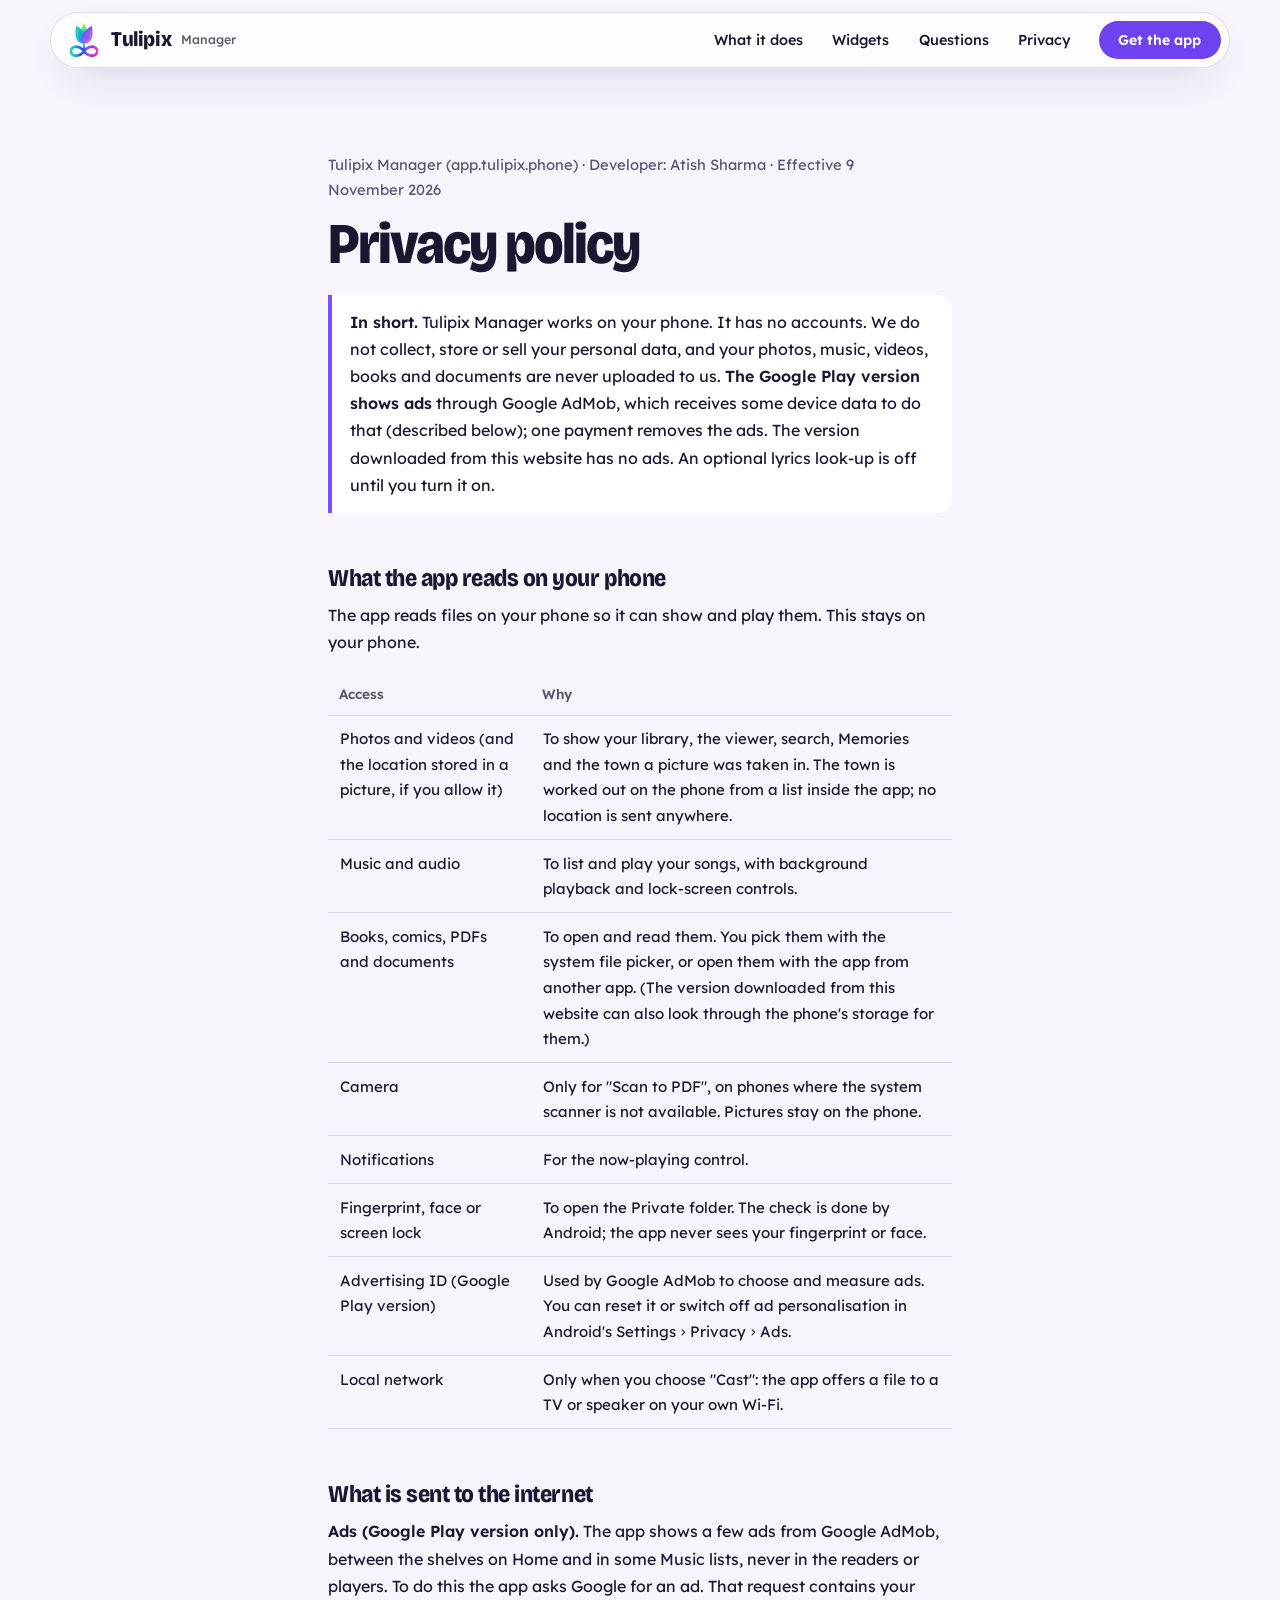
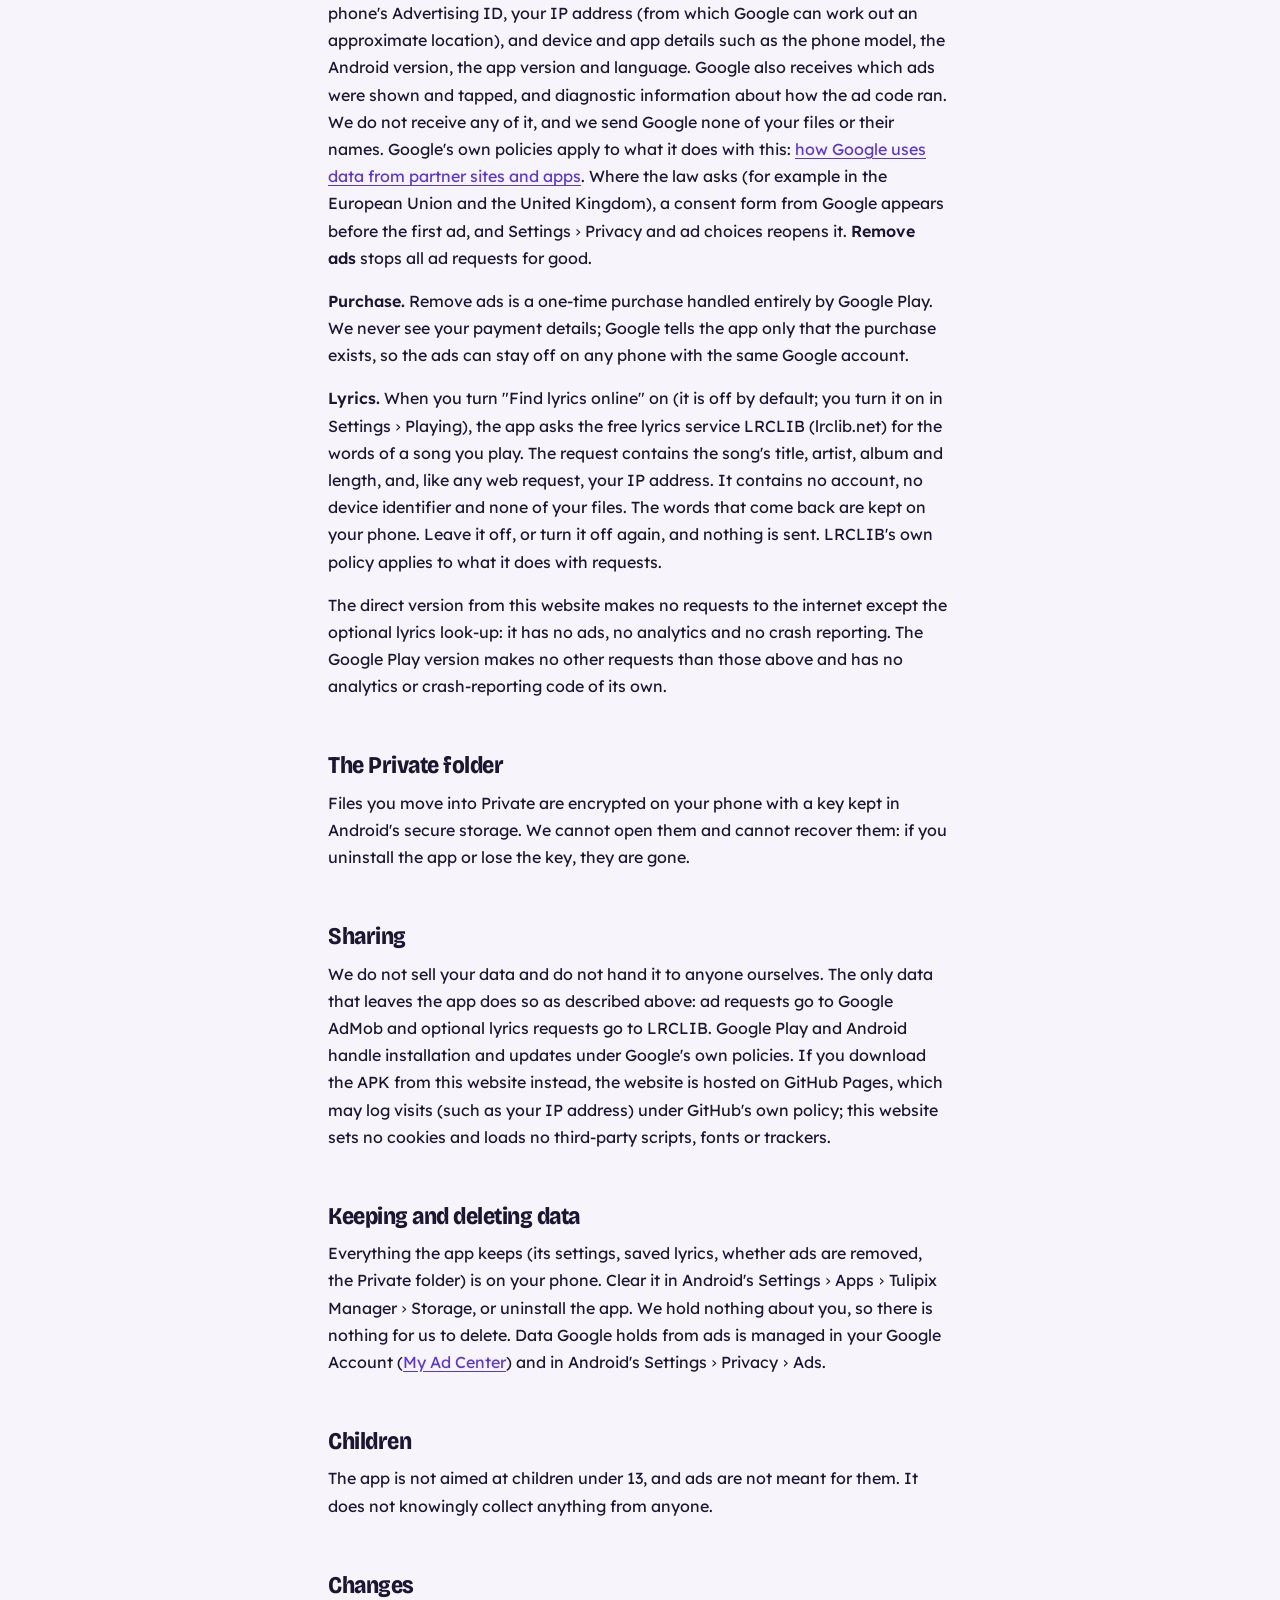
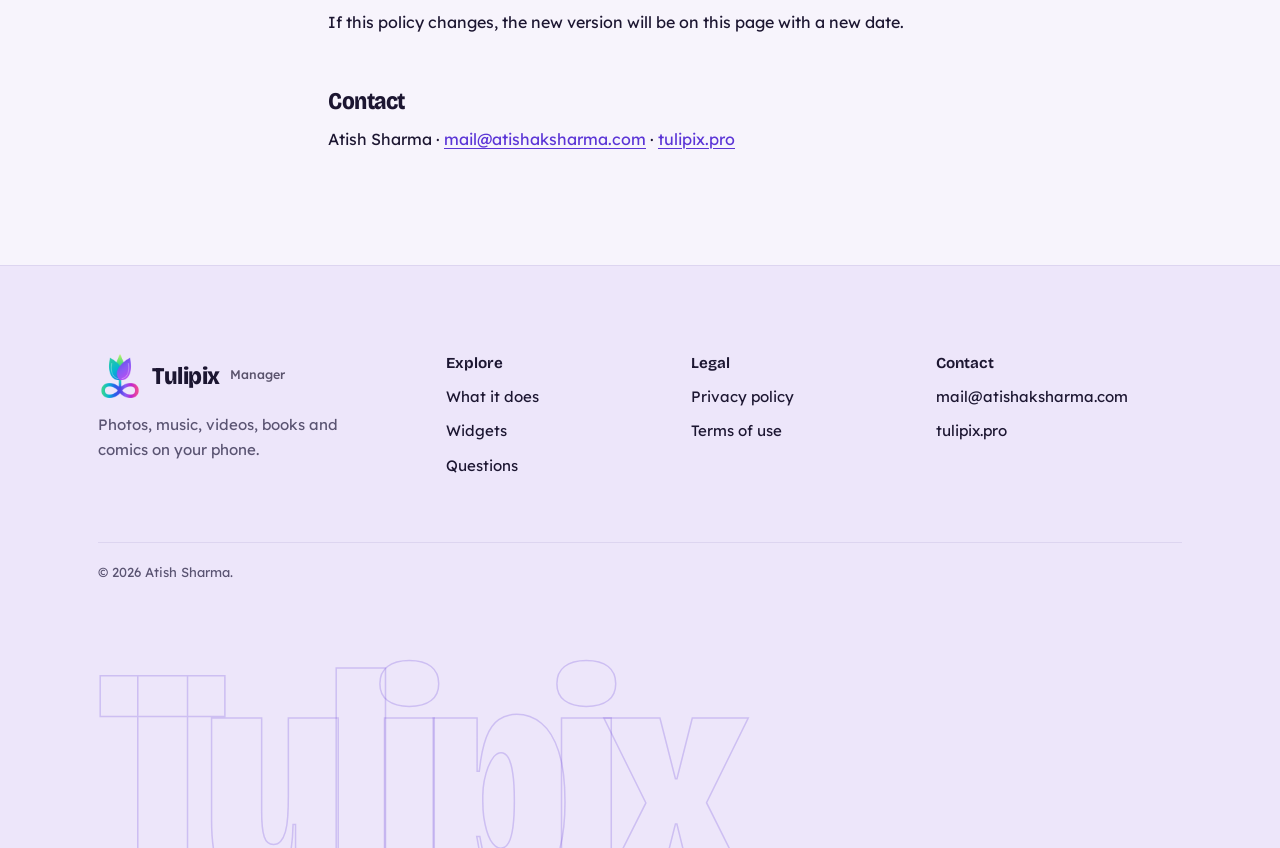
<file: manager/privacy/index.html>
<!doctype html>
<html lang="en">
<head>
<meta charset="utf-8">
<meta name="viewport" content="width=device-width,initial-scale=1">
<title>Privacy policy – Tulipix Manager</title>
<meta name="description" content="How Tulipix Manager handles your data: it stays on your phone.">
<meta name="theme-color" content="#F7F4FC">
<link rel="icon" href="../assets/img/favicon.ico" sizes="any">
<link rel="icon" type="image/png" sizes="32x32" href="../assets/img/favicon-32.png">
<link rel="apple-touch-icon" href="../assets/img/favicon-180.png">
<link rel="canonical" href="https://tulipix.pro/manager/privacy/">
<link rel="preload" href="../../assets/fonts/bricolage.woff2" as="font" type="font/woff2" crossorigin>
<link rel="stylesheet" href="../../assets/css/base.css">
<style>body{background:var(--paper)}</style>
<meta name="robots" content="index,follow">
<meta property="og:type" content="article">
<meta property="og:site_name" content="Tulipix">
<meta property="og:title" content="Privacy policy – Tulipix Manager">
<meta property="og:description" content="How Tulipix Manager treats your data: no account, your files never leave your phone, and the Google Play version shows ads and offers a one-time Remove ads purchase.">
<meta property="og:url" content="https://tulipix.pro/manager/privacy/">
<meta property="og:image" content="https://tulipix.pro/manager/assets/img/og.png">
<meta name="twitter:card" content="summary">
<meta name="twitter:title" content="Privacy policy – Tulipix Manager">
<meta name="twitter:description" content="How Tulipix Manager treats your data: no account, your files never leave your phone, and the Google Play version shows ads and offers a one-time Remove ads purchase.">
<script type="application/ld+json">{"@context": "https://schema.org", "@type": "WebPage", "name": "Privacy policy – Tulipix Manager", "url": "https://tulipix.pro/manager/privacy/", "description": "How Tulipix Manager treats your data: no account, your files never leave your phone, and the Google Play version shows ads and offers a one-time Remove ads purchase.", "isPartOf": {"@id": "https://tulipix.pro/#site"}, "inLanguage": "en", "dateModified": "2026-11-09", "breadcrumb": {"@type": "BreadcrumbList", "itemListElement": [{"@type": "ListItem", "position": 1, "name": "Tulipix", "item": "https://tulipix.pro/"}, {"@type": "ListItem", "position": 2, "name": "Tulipix Manager", "item": "https://tulipix.pro/manager/"}, {"@type": "ListItem", "position": 3, "name": "Privacy policy", "item": "https://tulipix.pro/manager/privacy/"}]}}</script>
</head>
<body class="site-manager">
<a class="skip" href="#main">Skip to content</a>
<header class="nav-wrap">
  <div class="nav">
    <a class="brand" href="../"><img src="../assets/img/logo.png" alt="" width="34" height="34">Tulipix <small>Manager</small></a>
    <nav class="links" aria-label="Main"><a href="../#what">What it does</a><a href="../#widgets">Widgets</a><a href="../#faq">Questions</a><a href="../privacy/">Privacy</a></nav>
    <a class="btn btn-solid" href="../#get">Get the app</a>
    <details class="menu"><summary aria-label="Menu"></summary>
      <div class="sheet"><a href="../#what">What it does</a><a href="../#widgets">Widgets</a><a href="../#faq">Questions</a><a href="../privacy/">Privacy</a><a class="btn btn-solid" href="../#get">Get the app</a></div>
    </details>
  </div>
</header>
<main id="main" class="prose">
<p class="meta">Tulipix Manager (app.tulipix.phone) · Developer: Atish Sharma · Effective 9 November 2026</p>
<h1>Privacy policy</h1>

<div class="box"><b>In short.</b> Tulipix Manager works on your phone. It has no accounts. We do not collect, store or sell your personal data, and your photos, music, videos, books and documents are never uploaded to us. <b>The Google Play version shows ads</b> through Google AdMob, which receives some device data to do that (described below); one payment removes the ads. The version downloaded from this website has no ads. An optional lyrics look-up is off until you turn it on.</div>

<h2>What the app reads on your phone</h2>
<p>The app reads files on your phone so it can show and play them. This stays on your phone.</p>
<table>
<tr><th>Access</th><th>Why</th></tr>
<tr><td>Photos and videos (and the location stored in a picture, if you allow it)</td><td>To show your library, the viewer, search, Memories and the town a picture was taken in. The town is worked out on the phone from a list inside the app; no location is sent anywhere.</td></tr>
<tr><td>Music and audio</td><td>To list and play your songs, with background playback and lock-screen controls.</td></tr>
<tr><td>Books, comics, PDFs and documents</td><td>To open and read them. You pick them with the system file picker, or open them with the app from another app. (The version downloaded from this website can also look through the phone's storage for them.)</td></tr>
<tr><td>Camera</td><td>Only for "Scan to PDF", on phones where the system scanner is not available. Pictures stay on the phone.</td></tr>
<tr><td>Notifications</td><td>For the now-playing control.</td></tr>
<tr><td>Fingerprint, face or screen lock</td><td>To open the Private folder. The check is done by Android; the app never sees your fingerprint or face.</td></tr>
<tr><td>Advertising ID (Google Play version)</td><td>Used by Google AdMob to choose and measure ads. You can reset it or switch off ad personalisation in Android's Settings › Privacy › Ads.</td></tr>
<tr><td>Local network</td><td>Only when you choose "Cast": the app offers a file to a TV or speaker on your own Wi-Fi.</td></tr>
</table>

<h2>What is sent to the internet</h2>
<p><b>Ads (Google Play version only).</b> The app shows a few ads from Google AdMob, between the shelves on Home and in some Music lists, never in the readers or players. To do this the app asks Google for an ad. That request contains your phone's Advertising ID, your IP address (from which Google can work out an approximate location), and device and app details such as the phone model, the Android version, the app version and language. Google also receives which ads were shown and tapped, and diagnostic information about how the ad code ran. We do not receive any of it, and we send Google none of your files or their names. Google's own policies apply to what it does with this: <a href="https://policies.google.com/technologies/ads">how Google uses data from partner sites and apps</a>. Where the law asks (for example in the European Union and the United Kingdom), a consent form from Google appears before the first ad, and Settings › Privacy and ad choices reopens it. <b>Remove ads</b> stops all ad requests for good.</p>
<p><b>Purchase.</b> Remove ads is a one-time purchase handled entirely by Google Play. We never see your payment details; Google tells the app only that the purchase exists, so the ads can stay off on any phone with the same Google account.</p>
<p><b>Lyrics.</b> When you turn "Find lyrics online" on (it is off by default; you turn it on in Settings › Playing), the app asks the free lyrics service LRCLIB (lrclib.net) for the words of a song you play. The request contains the song's title, artist, album and length, and, like any web request, your IP address. It contains no account, no device identifier and none of your files. The words that come back are kept on your phone. Leave it off, or turn it off again, and nothing is sent. LRCLIB's own policy applies to what it does with requests.</p>
<p>The direct version from this website makes no requests to the internet except the optional lyrics look-up: it has no ads, no analytics and no crash reporting. The Google Play version makes no other requests than those above and has no analytics or crash-reporting code of its own.</p>

<h2>The Private folder</h2>
<p>Files you move into Private are encrypted on your phone with a key kept in Android's secure storage. We cannot open them and cannot recover them: if you uninstall the app or lose the key, they are gone.</p>

<h2>Sharing</h2>
<p>We do not sell your data and do not hand it to anyone ourselves. The only data that leaves the app does so as described above: ad requests go to Google AdMob and optional lyrics requests go to LRCLIB. Google Play and Android handle installation and updates under Google's own policies. If you download the APK from this website instead, the website is hosted on GitHub Pages, which may log visits (such as your IP address) under GitHub's own policy; this website sets no cookies and loads no third-party scripts, fonts or trackers.</p>

<h2>Keeping and deleting data</h2>
<p>Everything the app keeps (its settings, saved lyrics, whether ads are removed, the Private folder) is on your phone. Clear it in Android's Settings › Apps › Tulipix Manager › Storage, or uninstall the app. We hold nothing about you, so there is nothing for us to delete. Data Google holds from ads is managed in your Google Account (<a href="https://myadcenter.google.com">My Ad Center</a>) and in Android's Settings › Privacy › Ads.</p>

<h2>Children</h2>
<p>The app is not aimed at children under 13, and ads are not meant for them. It does not knowingly collect anything from anyone.</p>

<h2>Changes</h2>
<p>If this policy changes, the new version will be on this page with a new date.</p>

<h2>Contact</h2>
<p>Atish Sharma · <a href="mailto:mail@atishaksharma.com">mail@atishaksharma.com</a> · <a href="../../">tulipix.pro</a></p>
</main>
<footer class="foot">
  <div class="wrap">
    <div class="foot-grid">
      <div><a class="brand" href="../"><img src="../assets/img/logo.png" alt="" width="44" height="44">Tulipix <small>Manager</small></a><p>Photos, music, videos, books and comics on your phone.</p></div>
      <div><h4>Explore</h4><ul><li><a href="../#what">What it does</a></li><li><a href="../#widgets">Widgets</a></li><li><a href="../#faq">Questions</a></li></ul></div>
      <div><h4>Legal</h4><ul><li><a href="../privacy/">Privacy policy</a></li><li><a href="../terms/">Terms of use</a></li></ul></div>
      <div><h4>Contact</h4><ul><li><a href="mailto:mail@atishaksharma.com">mail@atishaksharma.com</a></li><li><a href="../../">tulipix.pro</a></li></ul></div>
    </div>
    <p class="fine"><span>&copy; 2026 Atish Sharma.</span></p>
    <div class="big" aria-hidden="true">Tulipix</div>
  </div>
</footer>
<script>(function(){var m=document.querySelector('.menu');if(m)m.addEventListener('click',function(e){if(e.target.closest('a'))m.removeAttribute('open')})})();</script>
</body></html>
</file>
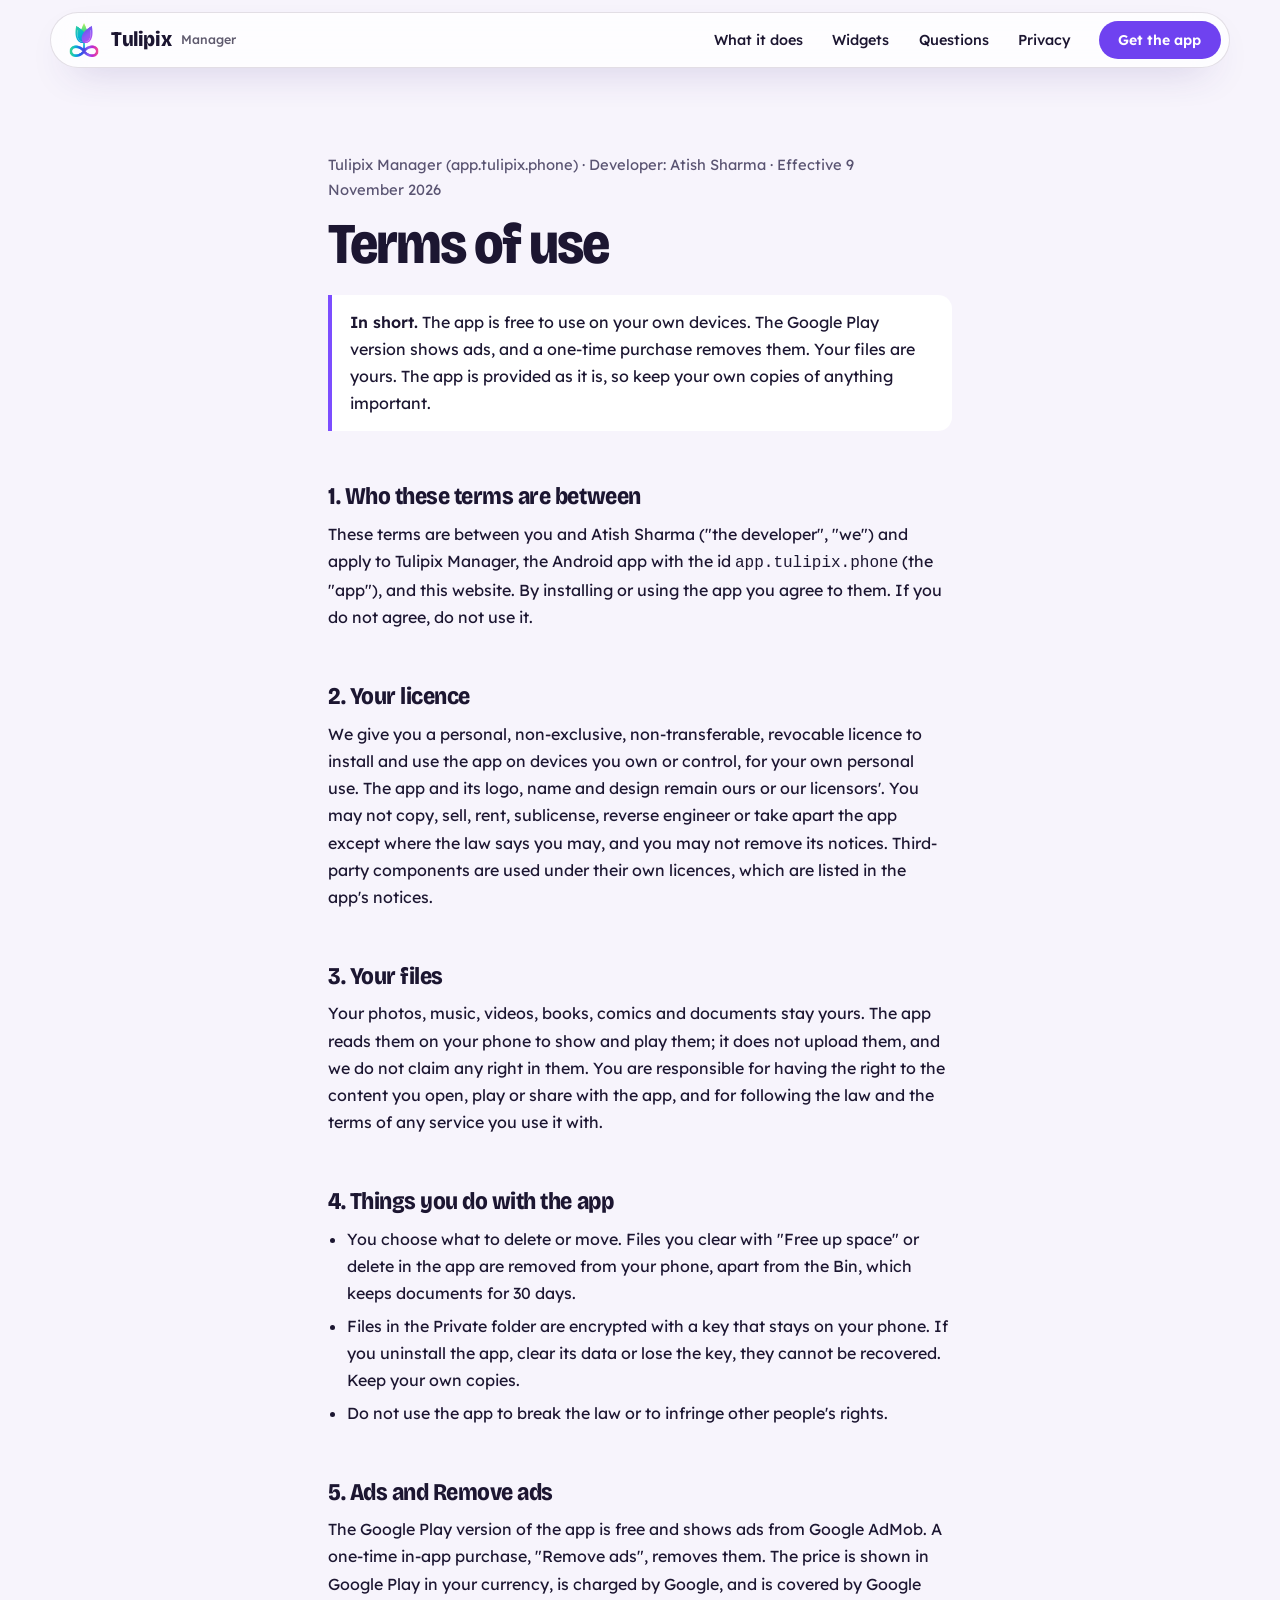
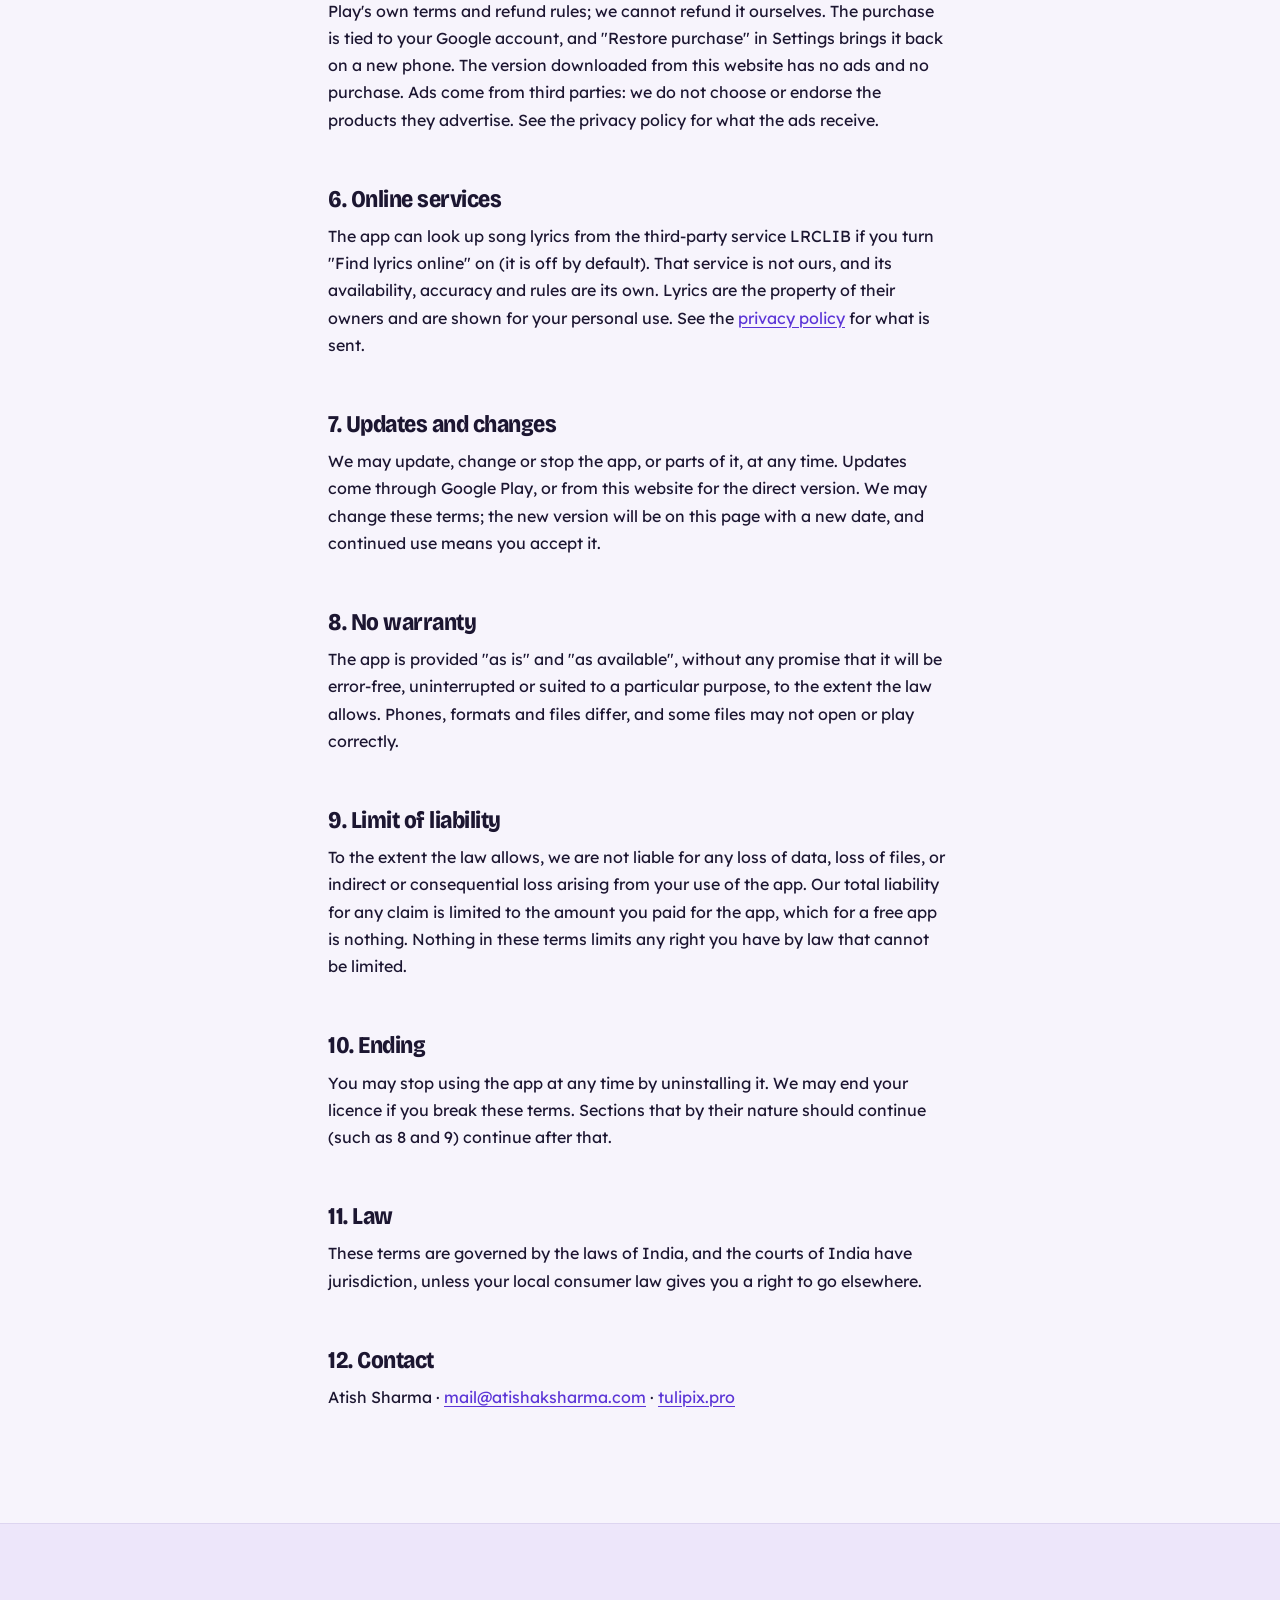
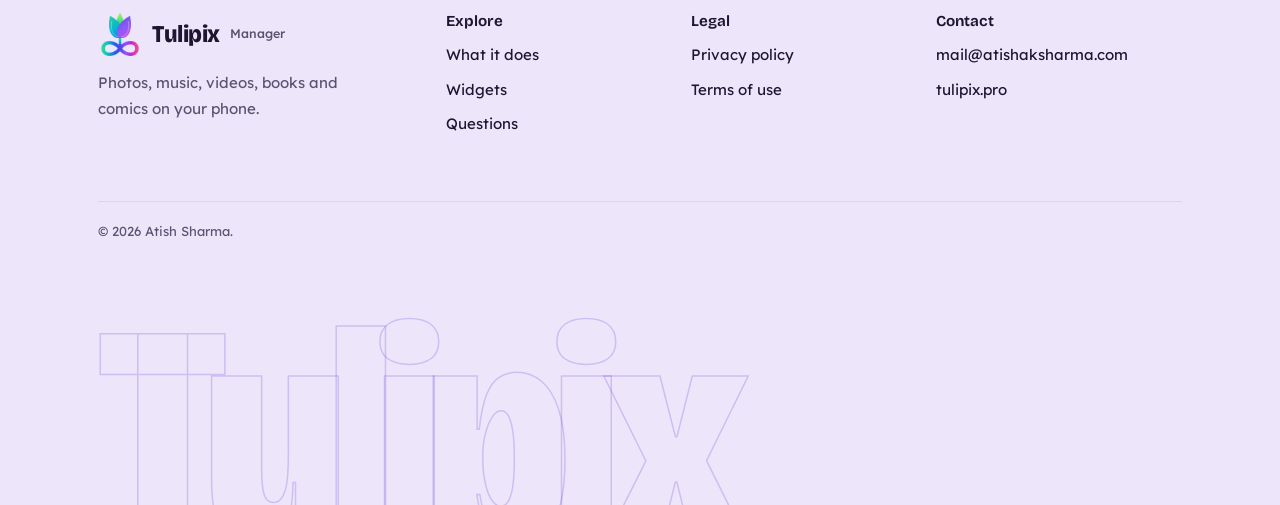
<file: manager/terms/index.html>
<!doctype html>
<html lang="en">
<head>
<meta charset="utf-8">
<meta name="viewport" content="width=device-width,initial-scale=1">
<title>Terms of use – Tulipix Manager</title>
<meta name="description" content="The terms for using Tulipix Manager.">
<meta name="theme-color" content="#F7F4FC">
<link rel="icon" href="../assets/img/favicon.ico" sizes="any">
<link rel="icon" type="image/png" sizes="32x32" href="../assets/img/favicon-32.png">
<link rel="apple-touch-icon" href="../assets/img/favicon-180.png">
<link rel="canonical" href="https://tulipix.pro/manager/terms/">
<link rel="preload" href="../../assets/fonts/bricolage.woff2" as="font" type="font/woff2" crossorigin>
<link rel="stylesheet" href="../../assets/css/base.css">
<style>body{background:var(--paper)}</style>
<meta name="robots" content="index,follow">
<meta property="og:type" content="article">
<meta property="og:site_name" content="Tulipix">
<meta property="og:title" content="Terms of use – Tulipix Manager">
<meta property="og:description" content="The terms for using Tulipix Manager.">
<meta property="og:url" content="https://tulipix.pro/manager/terms/">
<meta property="og:image" content="https://tulipix.pro/manager/assets/img/og.png">
<meta name="twitter:card" content="summary">
<meta name="twitter:title" content="Terms of use – Tulipix Manager">
<meta name="twitter:description" content="The terms for using Tulipix Manager.">
<script type="application/ld+json">{"@context": "https://schema.org", "@type": "WebPage", "name": "Terms of use – Tulipix Manager", "url": "https://tulipix.pro/manager/terms/", "description": "The terms for using Tulipix Manager.", "isPartOf": {"@id": "https://tulipix.pro/#site"}, "inLanguage": "en", "dateModified": "2026-11-09", "breadcrumb": {"@type": "BreadcrumbList", "itemListElement": [{"@type": "ListItem", "position": 1, "name": "Tulipix", "item": "https://tulipix.pro/"}, {"@type": "ListItem", "position": 2, "name": "Tulipix Manager", "item": "https://tulipix.pro/manager/"}, {"@type": "ListItem", "position": 3, "name": "Terms of use", "item": "https://tulipix.pro/manager/terms/"}]}}</script>
</head>
<body class="site-manager">
<a class="skip" href="#main">Skip to content</a>
<header class="nav-wrap">
  <div class="nav">
    <a class="brand" href="../"><img src="../assets/img/logo.png" alt="" width="34" height="34">Tulipix <small>Manager</small></a>
    <nav class="links" aria-label="Main"><a href="../#what">What it does</a><a href="../#widgets">Widgets</a><a href="../#faq">Questions</a><a href="../privacy/">Privacy</a></nav>
    <a class="btn btn-solid" href="../#get">Get the app</a>
    <details class="menu"><summary aria-label="Menu"></summary>
      <div class="sheet"><a href="../#what">What it does</a><a href="../#widgets">Widgets</a><a href="../#faq">Questions</a><a href="../privacy/">Privacy</a><a class="btn btn-solid" href="../#get">Get the app</a></div>
    </details>
  </div>
</header>
<main id="main" class="prose">
<p class="meta">Tulipix Manager (app.tulipix.phone) · Developer: Atish Sharma · Effective 9 November 2026</p>
<h1>Terms of use</h1>
<div class="box"><b>In short.</b> The app is free to use on your own devices. The Google Play version shows ads, and a one-time purchase removes them. Your files are yours. The app is provided as it is, so keep your own copies of anything important.</div>

<h2>1. Who these terms are between</h2>
<p>These terms are between you and Atish Sharma ("the developer", "we") and apply to Tulipix Manager, the Android app with the id <code>app.tulipix.phone</code> (the "app"), and this website. By installing or using the app you agree to them. If you do not agree, do not use it.</p>

<h2>2. Your licence</h2>
<p>We give you a personal, non-exclusive, non-transferable, revocable licence to install and use the app on devices you own or control, for your own personal use. The app and its logo, name and design remain ours or our licensors'. You may not copy, sell, rent, sublicense, reverse engineer or take apart the app except where the law says you may, and you may not remove its notices. Third-party components are used under their own licences, which are listed in the app's notices.</p>

<h2>3. Your files</h2>
<p>Your photos, music, videos, books, comics and documents stay yours. The app reads them on your phone to show and play them; it does not upload them, and we do not claim any right in them. You are responsible for having the right to the content you open, play or share with the app, and for following the law and the terms of any service you use it with.</p>

<h2>4. Things you do with the app</h2>
<ul>
<li>You choose what to delete or move. Files you clear with "Free up space" or delete in the app are removed from your phone, apart from the Bin, which keeps documents for 30 days.</li>
<li>Files in the Private folder are encrypted with a key that stays on your phone. If you uninstall the app, clear its data or lose the key, they cannot be recovered. Keep your own copies.</li>
<li>Do not use the app to break the law or to infringe other people's rights.</li>
</ul>

<h2>5. Ads and Remove ads</h2>
<p>The Google Play version of the app is free and shows ads from Google AdMob. A one-time in-app purchase, "Remove ads", removes them. The price is shown in Google Play in your currency, is charged by Google, and is covered by Google Play's own terms and refund rules; we cannot refund it ourselves. The purchase is tied to your Google account, and "Restore purchase" in Settings brings it back on a new phone. The version downloaded from this website has no ads and no purchase. Ads come from third parties: we do not choose or endorse the products they advertise. See the privacy policy for what the ads receive.</p>

<h2>6. Online services</h2>
<p>The app can look up song lyrics from the third-party service LRCLIB if you turn "Find lyrics online" on (it is off by default). That service is not ours, and its availability, accuracy and rules are its own. Lyrics are the property of their owners and are shown for your personal use. See the <a href="../privacy/">privacy policy</a> for what is sent.</p>

<h2>7. Updates and changes</h2>
<p>We may update, change or stop the app, or parts of it, at any time. Updates come through Google Play, or from this website for the direct version. We may change these terms; the new version will be on this page with a new date, and continued use means you accept it.</p>

<h2>8. No warranty</h2>
<p>The app is provided "as is" and "as available", without any promise that it will be error-free, uninterrupted or suited to a particular purpose, to the extent the law allows. Phones, formats and files differ, and some files may not open or play correctly.</p>

<h2>9. Limit of liability</h2>
<p>To the extent the law allows, we are not liable for any loss of data, loss of files, or indirect or consequential loss arising from your use of the app. Our total liability for any claim is limited to the amount you paid for the app, which for a free app is nothing. Nothing in these terms limits any right you have by law that cannot be limited.</p>

<h2>10. Ending</h2>
<p>You may stop using the app at any time by uninstalling it. We may end your licence if you break these terms. Sections that by their nature should continue (such as 8 and 9) continue after that.</p>

<h2>11. Law</h2>
<p>These terms are governed by the laws of India, and the courts of India have jurisdiction, unless your local consumer law gives you a right to go elsewhere.</p>

<h2>12. Contact</h2>
<p>Atish Sharma · <a href="mailto:mail@atishaksharma.com">mail@atishaksharma.com</a> · <a href="../../">tulipix.pro</a></p>
</main>
<footer class="foot">
  <div class="wrap">
    <div class="foot-grid">
      <div><a class="brand" href="../"><img src="../assets/img/logo.png" alt="" width="44" height="44">Tulipix <small>Manager</small></a><p>Photos, music, videos, books and comics on your phone.</p></div>
      <div><h4>Explore</h4><ul><li><a href="../#what">What it does</a></li><li><a href="../#widgets">Widgets</a></li><li><a href="../#faq">Questions</a></li></ul></div>
      <div><h4>Legal</h4><ul><li><a href="../privacy/">Privacy policy</a></li><li><a href="../terms/">Terms of use</a></li></ul></div>
      <div><h4>Contact</h4><ul><li><a href="mailto:mail@atishaksharma.com">mail@atishaksharma.com</a></li><li><a href="../../">tulipix.pro</a></li></ul></div>
    </div>
    <p class="fine"><span>&copy; 2026 Atish Sharma.</span></p>
    <div class="big" aria-hidden="true">Tulipix</div>
  </div>
</footer>
<script>(function(){var m=document.querySelector('.menu');if(m)m.addEventListener('click',function(e){if(e.target.closest('a'))m.removeAttribute('open')})})();</script>
</body></html>
</file>
<file: assets/css/base.css>
/* Shared by tulipix.pro and tulipix.pro/manager: fonts, tokens, type, buttons, prose, footer.
   A page sets its own accent with  <body class="site-main">  or  <body class="site-manager">. */
@font-face{font-family:"Bricolage";src:url("../fonts/bricolage.woff2") format("woff2");font-weight:200 800;font-stretch:75% 100%;font-display:swap}
@font-face{font-family:"Lexend";src:url("../fonts/lexend-Regular.woff2") format("woff2");font-weight:400;font-display:swap}
@font-face{font-family:"Lexend";src:url("../fonts/lexend-Medium.woff2") format("woff2");font-weight:500;font-display:swap}
@font-face{font-family:"Lexend";src:url("../fonts/lexend-SemiBold.woff2") format("woff2");font-weight:600;font-display:swap}

:root{
  --ink:#16102A;          /* deep indigo, the icon's own background */
  --ink-2:#241A45;
  --paper:#F6F4FA;
  --text:#1C1631;
  --mute:#5B5575;
  --line:#DCD6EA;
  --on-ink:#F4F0FF;
  --on-ink-mute:#B7AFD6;
  --display:"Bricolage",ui-sans-serif,system-ui,sans-serif;
  --body:"Lexend",ui-sans-serif,system-ui,-apple-system,"Segoe UI",sans-serif;
  --acc:#7C4DFF; --acc-2:#2DD4A8; --acc-3:#EC4899;
  --acc-ink:#5B35D6;      /* accent dark enough for text on paper */
  --radius:14px;
  --gutter:clamp(18px,4vw,48px);
  --wrap:1180px;
}
.site-main{--acc:#F0457D;--acc-2:#FF9A3D;--acc-3:#7C4DFF;--acc-ink:#C2185B}
*{box-sizing:border-box}
html{scroll-behavior:smooth;-webkit-text-size-adjust:100%}
@media (prefers-reduced-motion:reduce){html{scroll-behavior:auto}*{animation:none!important;transition:none!important}}
body{margin:0;background:var(--paper);color:var(--text);font:400 16px/1.7 var(--body);-webkit-font-smoothing:antialiased}
img{max-width:100%;height:auto;display:block}
a{color:var(--acc-ink);text-underline-offset:3px}
a:hover{text-decoration-thickness:2px}
:focus-visible{outline:3px solid var(--acc);outline-offset:3px;border-radius:6px}
.wrap{max-width:var(--wrap);margin:0 auto;padding-inline:var(--gutter)}
.skip{position:absolute;left:-999px;top:8px;background:#fff;color:#000;padding:8px 12px;border-radius:8px;z-index:99}
.skip:focus{left:8px}

h1,h2,h3{font-family:var(--display);margin:0;font-stretch:88%;letter-spacing:-.025em;line-height:1.02}
h1{font-weight:800;font-size:clamp(2.6rem,7.4vw,5.6rem);line-height:.96;letter-spacing:-.035em}
h2{font-weight:750;font-size:clamp(2rem,4.6vw,3.4rem)}
h3{font-weight:700;font-size:1.35rem;line-height:1.15;letter-spacing:-.015em}
p{margin:0 0 1em;max-width:62ch}
.lede{font-size:clamp(1.05rem,1.6vw,1.25rem);line-height:1.6;color:var(--mute);max-width:52ch}

/* buttons */
.btn{display:inline-flex;align-items:center;gap:.6em;padding:.85em 1.5em;border-radius:999px;font:600 .95rem/1 var(--body);text-decoration:none;border:2px solid transparent;cursor:pointer;transition:transform .15s,background .15s,border-color .15s}
.btn:hover{transform:translateY(-2px)}
.btn-solid{background:var(--acc);color:#fff}
.site-manager .btn-solid{background:#6F42F0}
.btn-line{border-color:currentColor;color:inherit;background:transparent}
.btn[aria-disabled="true"]{opacity:.6;cursor:default;transform:none}

/* long-form pages (privacy, terms) */
.prose{max-width:720px;margin:0 auto;padding:clamp(28px,6vw,72px) var(--gutter) 96px}
.prose h1{font-size:clamp(2.2rem,5.4vw,3.6rem);margin:12px 0 10px}
.prose h2{font-size:1.5rem;margin:2.2em 0 .5em;letter-spacing:-.02em}
.prose .meta{color:var(--mute);font-size:.92rem}
.prose ul{padding-left:1.2em;margin:0 0 1em}.prose li{margin:.35em 0}
.prose table{width:100%;border-collapse:collapse;font-size:.94rem;margin:1em 0}
.prose th,.prose td{text-align:left;padding:.7em .8em;border-bottom:1px solid var(--line);vertical-align:top}
.prose th{font-weight:600;color:var(--mute);font-size:.85rem}
.prose .box{border-left:4px solid var(--acc);background:#fff;padding:14px 18px;border-radius:0 var(--radius) var(--radius) 0;margin:1.4em 0}

/* ---------- floating menu ---------- */
.nav-wrap{position:sticky;top:0;z-index:60;padding:12px var(--gutter);pointer-events:none}
.nav{pointer-events:auto;position:relative;max-width:var(--wrap);margin:0 auto;display:flex;align-items:center;gap:14px;padding:7px 8px 7px 16px;border-radius:999px;background:rgba(24,17,46,.8);-webkit-backdrop-filter:blur(16px) saturate(1.4);backdrop-filter:blur(16px) saturate(1.4);border:1px solid rgba(255,255,255,.13);color:var(--on-ink);box-shadow:0 16px 40px -20px rgba(10,6,25,.7)}
.brand{display:flex;align-items:center;gap:10px;color:inherit;text-decoration:none;font:800 1.3rem/1 var(--display);font-stretch:90%;letter-spacing:-.02em;white-space:nowrap}
.brand img{width:34px;height:34px}
.brand small{font:500 .78rem/1 var(--body);letter-spacing:0;opacity:.7}
.nav .links{display:flex;gap:2px;margin-left:auto}
.nav .links a{color:inherit;text-decoration:none;padding:.55em .95em;border-radius:999px;font-weight:500;font-size:.9rem}
.nav .links a:hover{background:rgba(255,255,255,.12)}
.nav .btn{padding:.7em 1.25em;font-size:.88rem}
.menu{display:none;margin-left:auto}
.menu summary{list-style:none;cursor:pointer;width:44px;height:44px;border-radius:50%;display:grid;place-items:center;background:rgba(255,255,255,.1);position:relative}
.menu summary::-webkit-details-marker{display:none}
.menu summary::before,.menu summary::after{content:"";position:absolute;left:13px;width:18px;height:2px;border-radius:2px;background:#fff;transition:transform .2s,top .2s}
.menu summary::before{top:16px;box-shadow:0 6px 0 #fff}
.menu summary::after{top:28px}
.menu[open] summary::before{top:21px;box-shadow:none;transform:rotate(45deg)}
.menu[open] summary::after{top:21px;transform:rotate(-45deg)}
.menu .sheet{position:absolute;left:0;right:0;top:calc(100% + 8px);display:grid;gap:2px;padding:10px;border-radius:26px;background:rgba(24,17,46,.98);-webkit-backdrop-filter:blur(20px);backdrop-filter:blur(20px);border:1px solid rgba(255,255,255,.13);box-shadow:0 30px 60px -20px rgba(0,0,0,.7)}
.menu .sheet a{color:inherit;text-decoration:none;padding:.95em 1em;border-radius:16px;font-weight:500}
.menu .sheet a:hover{background:rgba(255,255,255,.1)}
.menu .sheet .btn{margin-top:6px;justify-content:center;color:#fff}
@media (max-width:820px){.nav .links,.nav>.btn{display:none}.menu{display:block}}

/* ---------- footer ---------- */
.foot{background:var(--ink);color:var(--on-ink-mute);padding:clamp(48px,7vw,88px) 0 0;overflow:hidden;font-size:.94rem}
.foot a{color:var(--on-ink);text-decoration:none}
.foot a:hover{text-decoration:underline;text-underline-offset:4px}
.foot-grid{display:grid;grid-template-columns:1.5fr 1fr 1fr 1.2fr;gap:36px 40px}
.foot .brand{color:var(--on-ink);font-size:1.5rem}
.foot .brand img{width:44px;height:44px}
.foot-grid p{margin:14px 0 0;max-width:30ch}
.foot h4{margin:0 0 12px;font:650 .95rem var(--display);color:var(--on-ink);letter-spacing:0}
.foot ul{list-style:none;margin:0;padding:0;display:grid;gap:9px}
.foot .fine{margin:clamp(36px,6vw,64px) 0 0;padding:18px 0;border-top:1px solid rgba(255,255,255,.12);font-size:.82rem;max-width:none;display:flex;flex-wrap:wrap;gap:6px 24px;justify-content:space-between}
.foot .big{font:800 clamp(4rem,30vw,20rem)/.82 var(--display);font-stretch:80%;letter-spacing:-.05em;color:transparent;-webkit-text-stroke:1.5px rgba(255,255,255,.14);margin:clamp(20px,4vw,48px) 0 -.2em;user-select:none;white-space:nowrap}
@media (max-width:760px){.foot-grid{grid-template-columns:1fr 1fr}.foot-grid>:first-child{grid-column:1/-1}}

/* ---------- Tulipix Manager is a light-theme app: its pages are light too ---------- */
.site-manager{color-scheme:light;--paper:#F7F4FC;--text:#1C1631;--mute:#5A5472;--line:#DDD5F0;--tint:#EDE6FA;--tint-2:#F3EEFC;--acc-ink:#5B35D6}
.site-main.light{color-scheme:light;--paper:#FBF6F8;--text:#26172B;--mute:#6A5A6E;--line:#EBD9E3;--tint:#F7E8F0;--tint-2:#FBF0F5;--acc-ink:#C2185B;--navtint:240,69,125}
.site-manager{--navtint:111,66,240}
.site-manager .nav,.site-main.light .nav{background:rgba(255,255,255,.78);color:var(--text);border-color:rgba(60,40,70,.14);box-shadow:0 16px 40px -22px rgba(60,40,130,.45)}
.site-manager .nav .links a:hover,.site-main.light .nav .links a:hover{background:rgba(var(--navtint),.1)}
.site-manager .menu summary,.site-main.light .menu summary{background:rgba(var(--navtint),.1)}
.site-manager .menu summary::before,.site-main.light .menu summary::before,.site-manager .menu summary::after,.site-main.light .menu summary::after{background:var(--text)}
.site-manager .menu summary::before,.site-main.light .menu summary::before{box-shadow:0 6px 0 var(--text)}
.site-manager .menu[open] summary::before,.site-main.light .menu[open] summary::before{box-shadow:none}
.site-manager .menu .sheet,.site-main.light .menu .sheet{background:rgba(255,255,255,.98);border-color:rgba(60,40,70,.14);box-shadow:0 30px 60px -24px rgba(60,40,130,.5)}
.site-manager .menu .sheet a:hover,.site-main.light .menu .sheet a:hover{background:rgba(var(--navtint),.1)}
.site-manager .menu .sheet .btn,.site-main.light .menu .sheet .btn{color:#fff}
.site-manager .foot,.site-main.light .foot{background:var(--tint);color:var(--mute);border-top:1px solid var(--line)}
.site-manager .foot a,.site-main.light .foot a,.site-manager .foot .brand,.site-main.light .foot .brand,.site-manager .foot h4,.site-main.light .foot h4{color:var(--text)}
.site-manager .foot .fine,.site-main.light .foot .fine{border-top-color:var(--line)}
.site-manager .foot .big,.site-main.light .foot .big{-webkit-text-stroke-color:rgba(91,53,214,.22)}
.site-main.light .foot .big{-webkit-text-stroke-color:rgba(194,24,91,.2)}
</file>
<file: assets/css/home.css>
/* tulipix.pro: a light showcase doorway for now */
.site-main.light .btn-solid{background:#E8336F}
.home-wrap{padding:6px var(--gutter) clamp(40px,6vw,72px)}
.home{position:relative;max-width:var(--wrap);margin:0 auto;border-radius:clamp(28px,4vw,48px);overflow:hidden;isolation:isolate;border:1px solid rgba(232,51,111,.14);
  background:
    radial-gradient(70% 70% at 90% 20%,rgba(255,170,120,.55),transparent 62%),
    radial-gradient(60% 70% at 70% 100%,rgba(255,150,190,.5),transparent 62%),
    radial-gradient(50% 60% at 0% 100%,rgba(190,170,255,.45),transparent 60%),
    linear-gradient(160deg,#FFF3F0,#F8ECF8);
  padding:clamp(34px,6vw,88px) clamp(24px,5vw,72px)}
.home::before{content:"";position:absolute;inset:0;z-index:-1;opacity:.55;background-image:radial-gradient(rgba(194,24,91,.13) 1px,transparent 1px);background-size:22px 22px;-webkit-mask-image:linear-gradient(90deg,transparent,#000 75%);mask-image:linear-gradient(90deg,transparent,#000 75%)}
.home .loop{position:absolute;right:-14%;top:50%;width:min(58vw,720px);transform:translateY(-50%) rotate(-10deg);opacity:.85;pointer-events:none;z-index:-1}
.home h1{max-width:11ch}
.home .lede{margin-top:22px}
.doors{margin-top:clamp(36px,6vw,64px);max-width:640px;border-top:1px solid rgba(38,23,43,.2)}
.door{display:grid;grid-template-columns:56px 1fr auto;gap:6px 20px;align-items:center;padding:20px 4px;border-bottom:1px solid rgba(38,23,43,.2);color:inherit;text-decoration:none}
.door img{width:56px;height:56px;border-radius:14px}
.door h2{font-size:1.7rem;letter-spacing:-.02em}
.door p{margin:4px 0 0;color:var(--mute);font-size:.95rem;max-width:44ch}
.door .go{font:600 .9rem var(--body);padding:.7em 1.2em;border-radius:999px;background:#E8336F;color:#fff;white-space:nowrap;transition:background .15s}
a.door:hover h2{text-decoration:underline;text-decoration-color:#E8336F;text-decoration-thickness:3px;text-underline-offset:6px}
a.door:hover .go{background:var(--text)}
.door.soon img{filter:saturate(.7);opacity:.8}
.door.soon .go{background:transparent;border:1px solid rgba(38,23,43,.35);color:var(--mute)}
.door.soon h2{color:rgba(38,23,43,.62)}
@media (max-width:760px){.home .loop{opacity:.3;right:-34%}.door{grid-template-columns:56px 1fr}.door .go{grid-column:2;justify-self:start}}
</file>
<file: manager/assets/manager.css>
/* tulipix.pro/manager */
.site-manager{--acc:#7C4DFF;--acc-2:#2DD4A8;--acc-3:#EC4899}
.site-manager .btn-solid{background:#6F42F0}

/* ---------- hero: one big pastel panel, the splash screen standing on its edge ---------- */
.hero-wrap{padding:6px var(--gutter) 0}
.hero{position:relative;max-width:var(--wrap);margin:0 auto;border-radius:clamp(28px,4vw,48px);background:
  radial-gradient(75% 70% at 88% 25%,rgba(196,170,255,.75),transparent 62%),
  radial-gradient(55% 60% at 8% 100%,rgba(120,226,200,.4),transparent 60%),
  radial-gradient(50% 50% at 50% 0%,rgba(255,196,225,.55),transparent 70%),
  linear-gradient(160deg,#F1EAFE,#E4F3F3);
  color:var(--text);padding:clamp(34px,6vw,84px) clamp(24px,5vw,72px) clamp(34px,5vw,64px);overflow:hidden;isolation:isolate;border:1px solid rgba(111,66,240,.12)}
.hero::before{content:"";position:absolute;inset:0;z-index:-1;opacity:.55;background-image:radial-gradient(rgba(91,53,214,.14) 1px,transparent 1px);background-size:22px 22px;-webkit-mask-image:linear-gradient(90deg,transparent,#000 70%);mask-image:linear-gradient(90deg,transparent,#000 70%)}
.hero-grid{display:grid;grid-template-columns:minmax(0,1.05fr) minmax(0,.95fr);gap:clamp(8px,4vw,56px);align-items:center}
.hero-copy{align-self:center}
.hero h1{max-width:9ch}
.hero .lede{color:var(--mute);margin-top:22px}
.cta{display:flex;flex-wrap:wrap;gap:12px;margin-top:30px}
.hero .btn-line{color:var(--text);border-color:rgba(28,22,49,.5)}
.free{margin:16px 0 0;font-size:.9rem;color:var(--mute)}
.stage{position:relative;justify-self:center;width:min(100%,520px);display:grid;place-items:center;padding:6px 0}
.stage .orbit{position:absolute;left:50%;top:50%;border-radius:50%;border:1px solid rgba(111,66,240,.26);transform:translate(-50%,-50%);pointer-events:none}
.stage .o1{width:58%;aspect-ratio:1;border-color:rgba(111,66,240,.4)}
.stage .o2{width:88%;aspect-ratio:1}
.stage .o3{width:122%;aspect-ratio:1;border-color:rgba(111,66,240,.14)}
.stage .phone{position:relative;width:min(58%,300px)}

/* phone frame (CSS only) */
.phone{position:relative;aspect-ratio:560/1242;border-radius:44px;padding:9px;background:linear-gradient(160deg,#41366f,#0f0a20 60%);box-shadow:0 40px 90px -30px rgba(0,0,0,.7),0 0 0 1.5px rgba(255,255,255,.14) inset}
.hero .phone{box-shadow:0 40px 80px -30px rgba(91,53,214,.55),0 0 0 1.5px rgba(255,255,255,.16) inset}
.phone .screen{position:relative;width:100%;height:100%;border-radius:36px;overflow:hidden;background:#0c0818}
.phone .screen img{display:block;width:100%;height:100%;object-fit:cover;object-position:top}

/* ---------- sections on paper ---------- */
.sec{padding-block:clamp(56px,9vw,112px)}
.sec-head{max-width:760px;margin-bottom:clamp(28px,5vw,56px)}
.sec-head p{margin-top:16px;color:var(--mute);font-size:1.1rem}
.band{background:#fff;border-block:1px solid var(--line)}
.split{display:grid;grid-template-columns:minmax(0,1fr) minmax(0,1fr);gap:clamp(28px,6vw,96px);align-items:center}
.split.flip .shots{order:-1}
.split .lede{margin-top:16px}
.shots{display:flex;gap:clamp(12px,3vw,28px);justify-content:center;align-items:flex-start}
.shots .phone{width:min(46%,260px);padding:8px;border-radius:38px}
.shots .phone .screen{border-radius:31px}
.shots .phone:nth-child(2){margin-top:56px}
.shots.one .phone{width:min(70%,290px)}
.facts{list-style:none;margin:22px 0 0;padding:0;display:grid;gap:14px}
.facts li{padding-left:22px;position:relative;max-width:56ch}
.facts li::before{content:"";position:absolute;left:0;top:.7em;width:10px;height:10px;border-radius:50%;background:linear-gradient(135deg,var(--acc),var(--acc-2))}
.facts b{font-weight:600}
.small-note{margin-top:14px;color:var(--mute);font-size:.9rem}

/* ---------- widgets panel ---------- */
.wpanel{position:relative;border-radius:clamp(28px,4vw,48px);overflow:hidden;color:var(--text);background:
  radial-gradient(70% 90% at 100% 0%,rgba(255,176,214,.6),transparent 60%),
  radial-gradient(60% 80% at 0% 100%,rgba(196,170,255,.6),transparent 62%),
  linear-gradient(150deg,#F3ECFE,#EAF2FB);border:1px solid rgba(111,66,240,.12);
  display:grid;grid-template-columns:minmax(0,.9fr) minmax(0,1.1fr);gap:clamp(24px,5vw,64px);align-items:center;padding:clamp(28px,5vw,72px)}
.wpanel h2{font-size:clamp(1.9rem,4vw,3rem)}
.wpanel .lede{color:var(--mute);margin-top:16px}
.wp-look{display:grid;gap:18px;margin-top:26px}
.wp-look dt{font:650 .95rem var(--display);margin-bottom:8px}
.wp-look dd{margin:0;display:flex;flex-wrap:wrap;gap:8px}
.wp-look span{padding:.45em 1em;border:1px solid rgba(28,22,49,.22);border-radius:999px;font-size:.88rem;background:rgba(255,255,255,.7)}
.wp-stage{position:relative;display:grid;place-items:center;padding:clamp(12px,3vw,34px)}
.wp-stage::before{content:"";position:absolute;inset:6% 2%;border-radius:36px;background:linear-gradient(135deg,rgba(255,255,255,.85),rgba(255,255,255,.35));border:1px solid rgba(111,66,240,.16);transform:rotate(-3deg)}
.wp-stage img{position:relative;height:auto;width:100%;max-width:560px;border-radius:28px;box-shadow:0 36px 60px -28px rgba(60,40,130,.55);transform:rotate(1.5deg)}
.wp-notes{grid-column:1/-1;display:grid;grid-template-columns:repeat(3,minmax(0,1fr));gap:clamp(16px,3vw,40px);margin-top:clamp(4px,2vw,16px);padding-top:clamp(20px,3vw,32px);border-top:1px solid rgba(28,22,49,.14)}
.wp-notes h3{font-size:1.1rem;margin-bottom:6px}
.wp-notes p{margin:0;color:var(--mute);font-size:.94rem}

/* ---------- ledger: the rest ---------- */
.ledger{margin:0;padding:0;list-style:none;border-top:2px solid var(--ink)}
.ledger li{display:grid;grid-template-columns:minmax(150px,.32fr) 1fr;gap:8px 32px;padding:20px 0;border-bottom:1px solid var(--line)}
.ledger h3{font-size:1.2rem}
.ledger p{margin:0;color:var(--mute);max-width:64ch}

/* ---------- promise ---------- */
.promise{background:var(--tint);border-block:1px solid var(--line);padding-block:clamp(64px,10vw,128px)}
.promise h2{max-width:16ch}
.promise .cols{display:grid;grid-template-columns:repeat(3,minmax(0,1fr));gap:clamp(20px,4vw,56px);margin-top:clamp(32px,6vw,64px)}
.promise h3{font-size:1.25rem;margin-bottom:8px}
.promise .cols p{color:var(--mute);margin:0}

/* ---------- faq ---------- */
.faq{max-width:820px}
.faq details{border-bottom:1px solid var(--line);padding:4px 0}
.faq summary{cursor:pointer;list-style:none;padding:18px 40px 18px 0;font:650 1.15rem/1.3 var(--display);position:relative}
.faq summary::-webkit-details-marker{display:none}
.faq summary::after{content:"+";position:absolute;right:6px;top:50%;transform:translateY(-52%);font:500 1.6rem var(--body);color:var(--acc-ink);transition:transform .2s}
.faq details[open] summary::after{transform:translateY(-52%) rotate(45deg)}
.faq details p{color:var(--mute);padding:0 40px 18px 0}

/* ---------- closing call ---------- */
.cta-wrap{padding:0 var(--gutter) clamp(40px,6vw,72px)}
.cta-panel{position:relative;overflow:hidden;isolation:isolate;max-width:var(--wrap);margin:0 auto;border-radius:clamp(28px,4vw,48px);padding:clamp(32px,6vw,80px);color:#fff;display:grid;grid-template-columns:minmax(0,1.2fr) minmax(0,.8fr);gap:clamp(20px,4vw,56px);align-items:center;
  background:radial-gradient(70% 90% at 90% 20%,rgba(255,255,255,.28),transparent 60%),linear-gradient(135deg,#6B3DF0 0%,#4F5BEA 45%,#16B79A 100%)}
.cta-panel h2{max-width:14ch}
.cta-panel .lede{color:rgba(255,255,255,.86);margin-top:16px}
.cta-panel .lede a{color:#fff;text-decoration-thickness:2px}
.cta-panel .btn-line{color:#fff;border-color:rgba(255,255,255,.7)}
.cta-panel .btn-solid{background:#fff;color:#3a1fa8}
.cta-panel .btn[aria-disabled="true"]{background:rgba(255,255,255,.22);color:#fff;opacity:1;border-color:transparent}
.cta-panel .apk-note{margin:22px 0 0;max-width:52ch;font-size:.88rem;color:rgba(255,255,255,.78)}
.cta-logo{position:relative;justify-self:center;width:min(100%,300px);aspect-ratio:1;display:grid;place-items:center;padding:clamp(28px,4vw,44px);border-radius:clamp(44px,6vw,76px);background:linear-gradient(145deg,rgba(255,255,255,.34),rgba(255,255,255,.12));border:1px solid rgba(255,255,255,.48);-webkit-backdrop-filter:blur(14px) saturate(1.3);backdrop-filter:blur(14px) saturate(1.3);box-shadow:0 36px 60px -30px rgba(20,10,70,.6),inset 0 1px 0 rgba(255,255,255,.6)}
.cta-logo::before{content:"";position:absolute;inset:-14%;z-index:-1;border-radius:50%;background:radial-gradient(closest-side,rgba(255,255,255,.28),rgba(255,255,255,0) 72%)}
.cta-logo img{position:relative;width:100%;height:100%;object-fit:contain;filter:drop-shadow(0 16px 22px rgba(20,10,70,.4))}

@media (max-width:900px){
  .hero-grid,.split,.wpanel{grid-template-columns:1fr}
  .hero{padding-top:34px}
  .hero-copy{padding-bottom:12px}
  .stage{width:min(100%,400px);margin-top:12px}
  .stage .phone{width:min(60%,250px)}
  .split.flip .shots{order:0}
  .promise .cols,.wp-notes{grid-template-columns:1fr}
  .cta-panel{grid-template-columns:1fr}
  .cta-panel{padding-top:132px}
  .cta-logo{position:absolute;top:24px;right:24px;width:92px;height:92px;padding:12px;border-radius:28px;background:rgba(255,255,255,.24);border:1px solid rgba(255,255,255,.4);box-shadow:0 14px 30px -14px rgba(20,10,70,.5)}
  .cta-logo img{width:100%;height:100%;object-fit:contain;filter:none}
  .cta-logo::before{display:none}
  .ledger li{grid-template-columns:1fr}
}
@media (max-width:520px){
  .shots{gap:10px}
  .shots .phone:nth-child(2){margin-top:32px}
  .cta .btn{flex:1 1 auto;justify-content:center}
}
</file>
